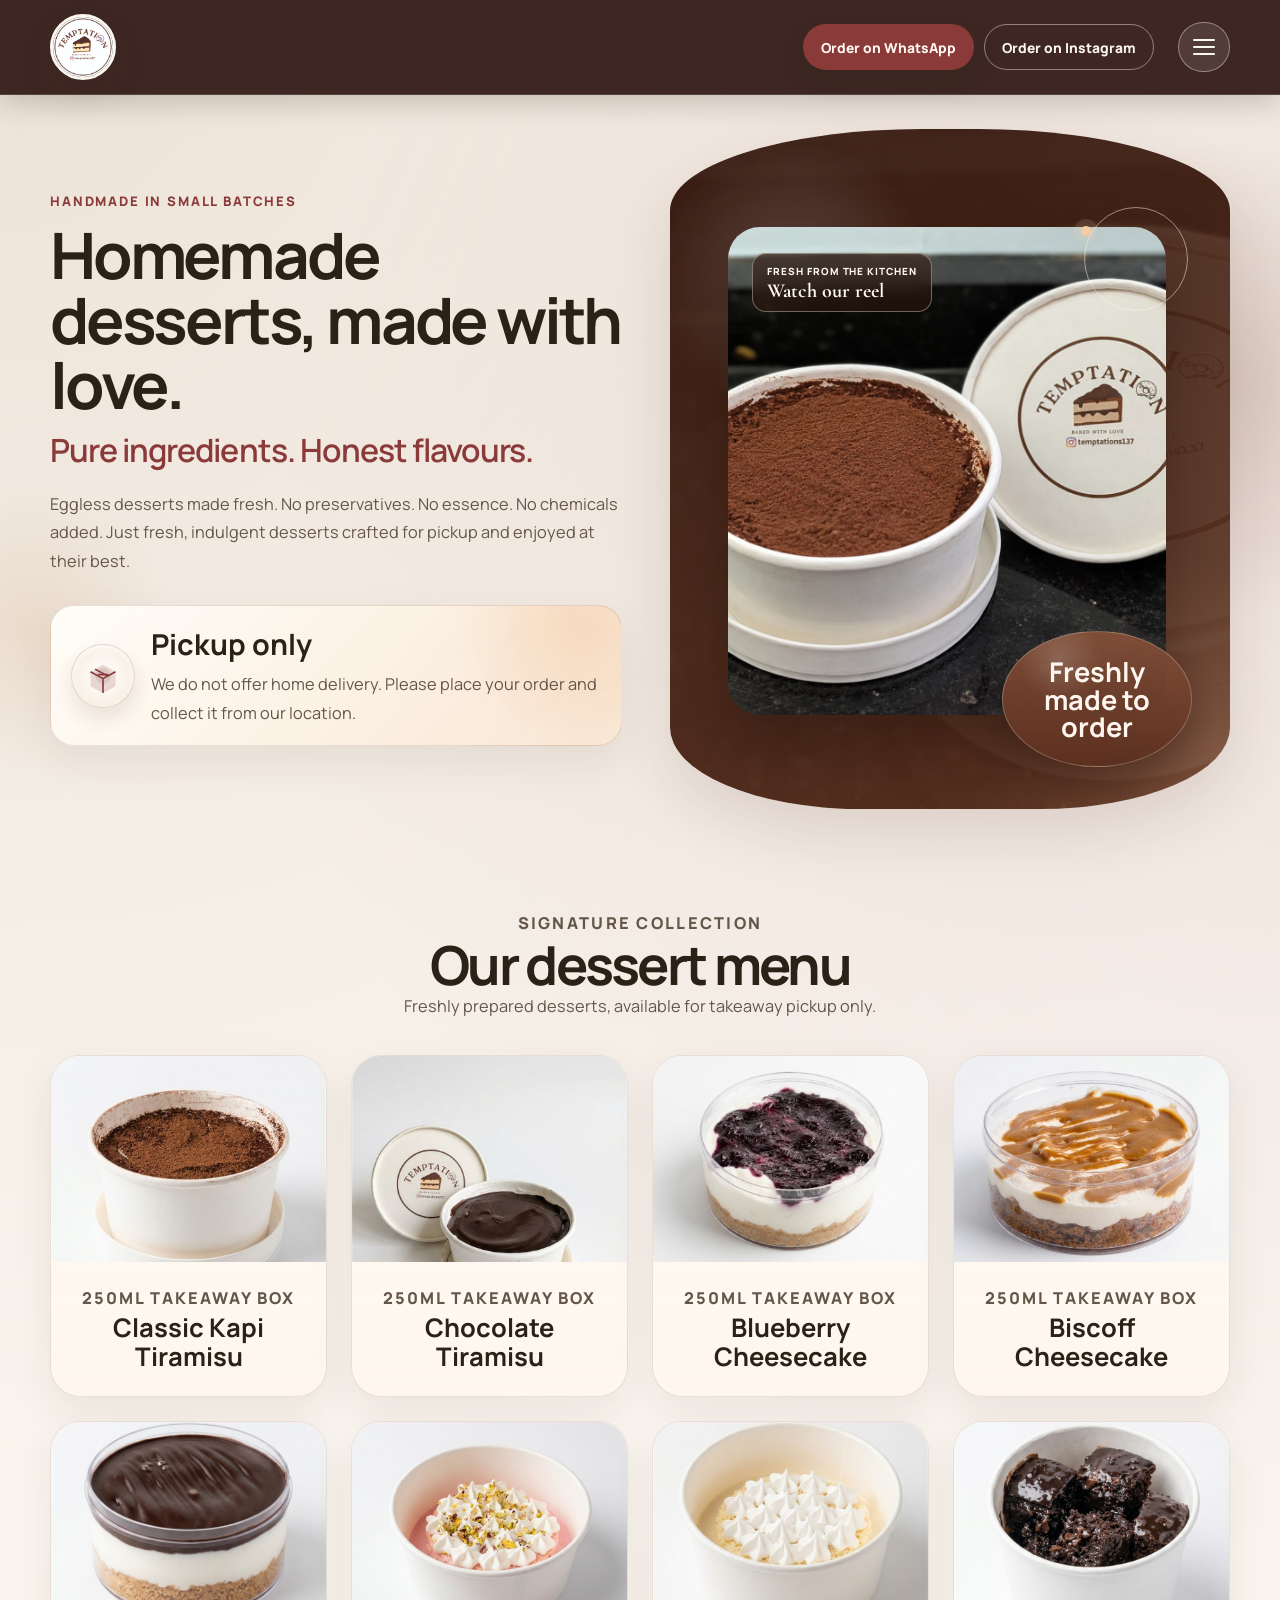
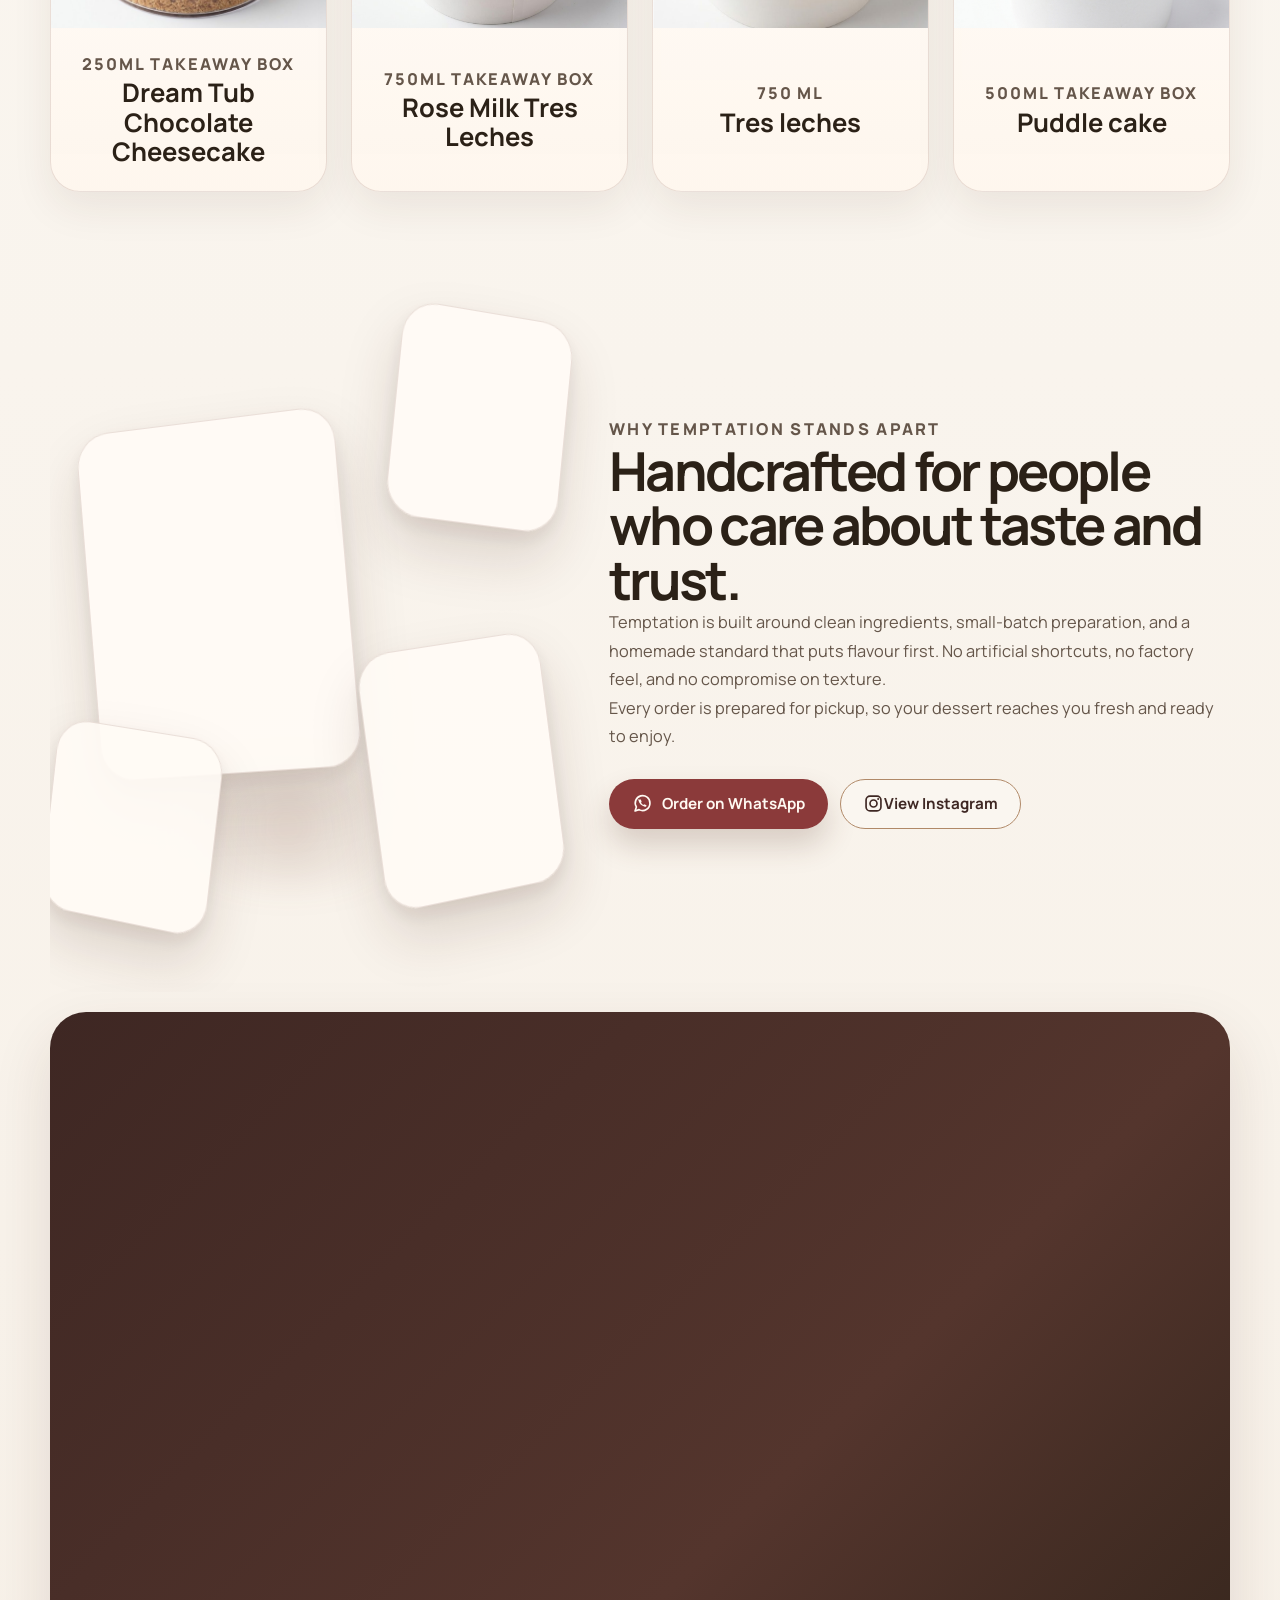
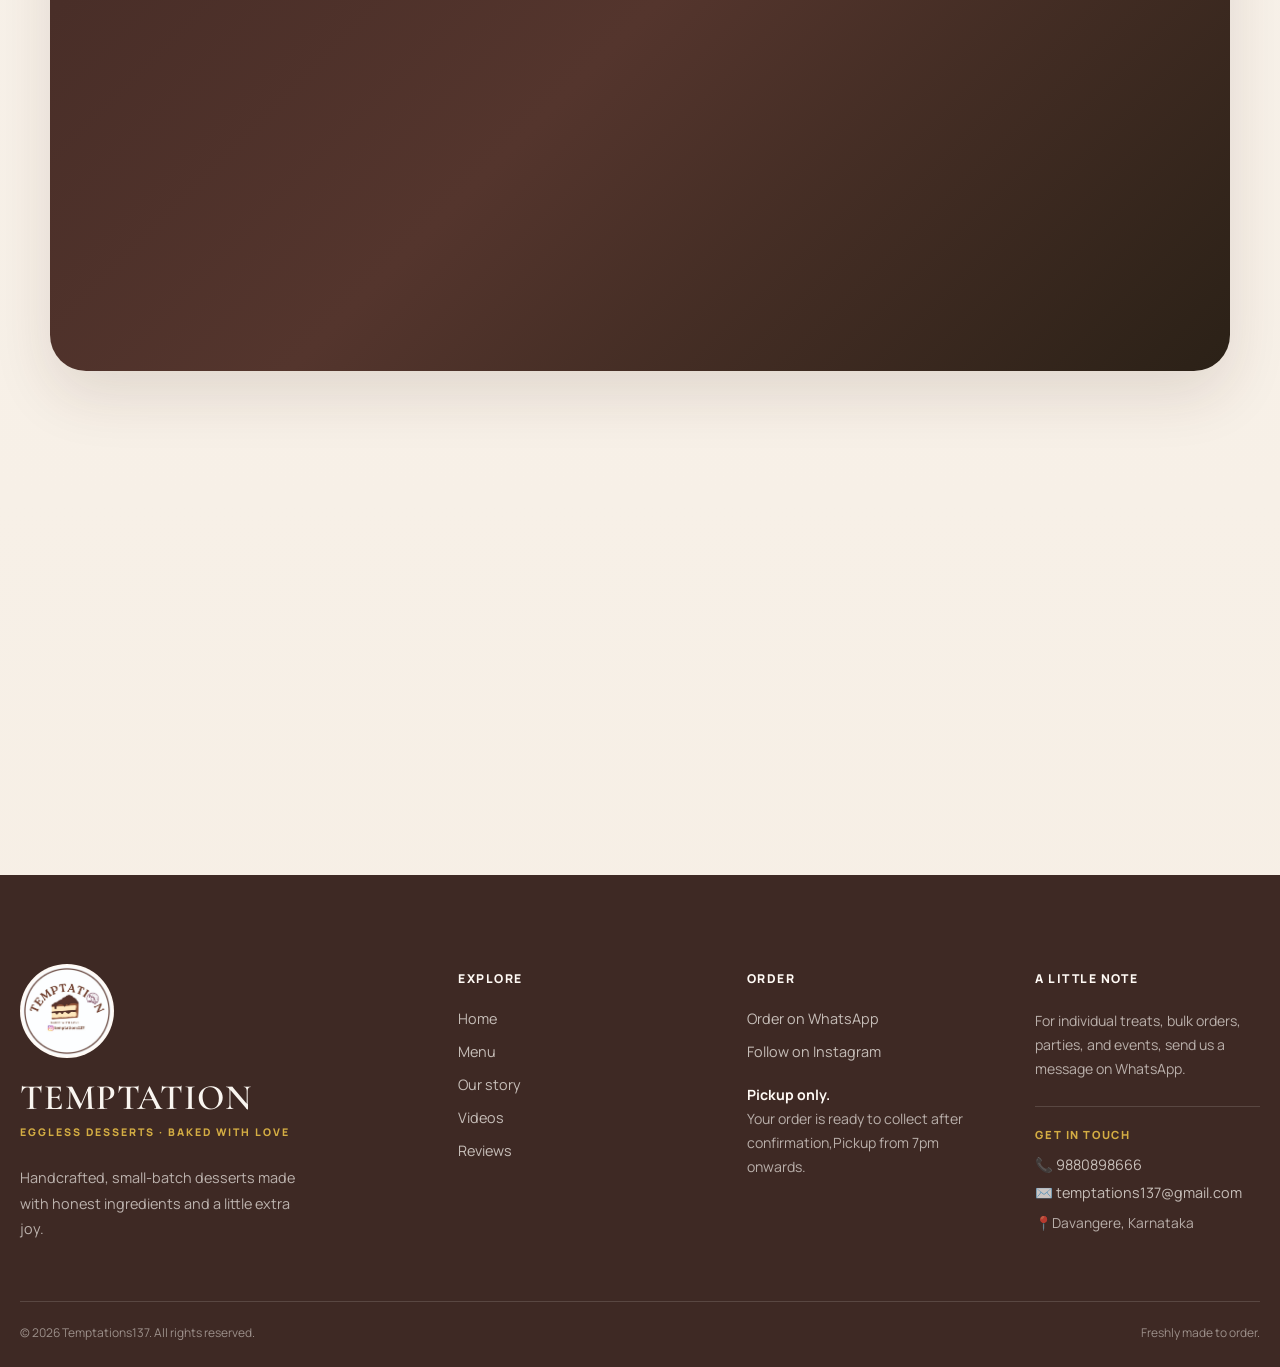
<file: index.html>
<!DOCTYPE html>
<html lang="en">
  <head>
    <meta charset="UTF-8" />
    <meta name="viewport" content="width=device-width, initial-scale=1.0" />
    <title>Temptation | Eggless Tiramisu & Desserts</title>
    <meta
      name="description"
      content="Temptation by temptations137 serves handcrafted eggless desserts with no preservatives, no essence, and no chemicals added. Pickup only. Order through Instagram or WhatsApp."
    />
    <link rel="canonical" href="https://temptation-website.vercel.app/" />
    <link rel="preconnect" href="https://fonts.googleapis.com" />
    <link rel="preconnect" href="https://fonts.gstatic.com" crossorigin />
    <link
      href="https://fonts.googleapis.com/css2?family=Allura&family=Cormorant+Garamond:wght@400;500;600;700&family=Manrope:wght@400;500;600;700;800&display=swap"
      rel="stylesheet"
    />
    <link rel="stylesheet" href="styles.css" />
  </head>
  <body>
    <div class="page-shell">
      <header class="topbar" id="top">
        <a
          class="brand"
          href="index.html"
          aria-label="Temptation home"
        >
          <img src="assets/images/logo.jpeg" alt="Temptation logo" />
        </a>

        <div class="header-order-actions">
          <a class="header-order-whatsapp" href="https://wa.me/919880898666?text=Hello%20Temptation%2C%20I%20would%20like%20to%20place%20an%20order%20for%20your%20desserts." target="_blank" rel="noopener noreferrer">Order on WhatsApp</a>
          <a class="header-order-instagram" href="https://www.instagram.com/temptations137/" target="_blank" rel="noopener noreferrer">Order on Instagram</a>
        </div>

        <details class="header-dropdown">
          <summary aria-label="Open menu"><span class="hamburger-icon" aria-hidden="true"></span></summary>
          <nav class="dropdown-menu" aria-label="Primary">
            <a href="story.html">Our Story</a>
            <a href="menu.html">Menu</a>
            <a href="videos.html">Videos</a>
            <a href="reviews.html">Reviews</a>
            <a href="contact.html">Contact</a>
          </nav>
        </details>
      </header>

      <main>
        <section class="hero" id="story">
          <div class="hero-copy">
            <p class="eyeline">Handmade in small batches</p>
            <h1>Homemade desserts, made with love.</h1>
            <p class="script-line">Pure ingredients. Honest flavours.</p>
            <p class="hero-text">
              Eggless desserts with no preservatives, no essence, and no
              chemicals added. Just fresh, indulgent desserts crafted for
              pickup and enjoyed at their best.
            </p>
            <div class="pickup-card">
              <div class="pickup-icon" aria-hidden="true"><svg viewBox="0 0 64 64" fill="none"><path d="M13 25.5 32 15l19 10.5v22L32 58 13 47.5v-22Z" fill="currentColor" opacity=".18"/><path d="M13 25.5 32 36l19-10.5M32 36v22M20 21.5l19 10.5" stroke="currentColor" stroke-width="2.5" stroke-linejoin="round"/><path d="M25 30h14" stroke="currentColor" stroke-width="2.5" stroke-linecap="round"/></svg></div>
              <div>
                <h2>Pickup only</h2>
                <p>
                  We do not offer home delivery. Please place your order and
                  collect it from our location.
                </p>
              </div>
            </div>
          </div>

          <div class="hero-visual">
            <div class="hero-frame">
              <span class="hero-reel-orbit" aria-hidden="true"></span>
              <video class="hero-reel" autoplay muted loop playsinline preload="metadata" poster="assets/images/chocolate-tiramisu.jpeg" aria-label="Temptation dessert reel">
                <source src="assets/videos/hero-dessert-reel.mp4" type="video/mp4" />
              </video>
              <div class="hero-reel-label"><span>Fresh from the kitchen</span><strong>Watch our reel</strong></div>
              <div class="hero-badge">
                <strong>Freshly made to order</strong>
              </div>
            </div>
          </div>
        </section>

        <section class="section intro-section" id="menu">
          <div class="section-heading">
            <p class="section-kicker">Signature collection</p>
            <h2>Our dessert menu</h2>
            <p>Freshly prepared desserts, available for takeaway pickup only.</p>
          </div>
          <div class="dessert-grid" id="dessert-grid"></div>
        </section>

        <section class="section story-section" id="story">
          <div class="story-layout">
            <div class="story-image-cluster" aria-label="Dessert showcase">
              <figure class="story-photo story-photo-main"><img src="assets/images/chocolate-tiramisu.jpeg" alt="Chocolate tiramisu dessert" /></figure>
              <figure class="story-photo story-photo-top"><img src="assets/images/tres-leches.jpeg" alt="Tres leches dessert" /></figure>
              <figure class="story-photo story-photo-left"><img src="assets/images/classic-kapi-close.jpeg" alt="Classic Kapi tiramisu close-up" /></figure>
              <figure class="story-photo story-photo-right"><img src="assets/images/puddle-cake.png" alt="Puddle cake dessert" /></figure>
              <div class="story-glow" aria-hidden="true"></div>
            </div>
            <div class="story-content">
              <p class="section-kicker">Why Temptation stands apart</p>
              <h2>Handcrafted for people who care about taste and trust.</h2>
              <p>Temptation is built around clean ingredients, small-batch preparation, and a homemade standard that puts flavour first. No artificial shortcuts, no factory feel, and no compromise on texture.</p>
              <p>Every order is prepared for pickup, so your dessert reaches you fresh and ready to enjoy.</p>
              <div class="story-actions" aria-label="Order Temptation desserts"></div>
            </div>
          </div>
        </section>

        <section class="section videos-section" id="videos">
          <div class="section-heading">
            <p class="section-kicker">Real dessert moments</p>
            <h2>Watch Temptation come to life</h2>
            <p>Short clips, reels, and behind-the-scenes moments from the kitchen.</p>
          </div>
          <div class="video-grid" id="video-grid"></div>
        </section>

        <section class="section reviews-section" id="reviews">
          <div class="section-heading">
            <p class="section-kicker">Customer words</p>
            <h2>What people are saying</h2>
            <p>Real words from customers who have enjoyed Temptation desserts.</p>
          </div>
          <div class="reviews-grid" id="reviews-grid"></div>
        </section>

      </main>

      <footer class="footer site-footer" id="contact">
        <div class="site-footer-brand">
          <a class="site-footer-logo" href="index.html" aria-label="Temptation home">
            <img src="assets/images/logo.jpeg" alt="Temptation logo" />
          </a>
          <p class="site-footer-name">TEMPTATION</p>
          <p class="site-footer-tagline">EGGLESS DESSERTS · BAKED WITH LOVE</p>
          <p class="site-footer-copy">Handcrafted, small-batch desserts made with honest ingredients and a little extra joy.</p>
        </div>

        <nav class="site-footer-column" aria-label="Explore Temptation">
          <h2>Explore</h2>
          <a href="#top">Home</a>
          <a href="#menu">Menu</a>
          <a href="story.html">Our story</a>
          <a href="#videos">Videos</a>
          <a href="reviews.html">Reviews</a>
        </nav>

        <div class="site-footer-column">
          <h2>Order</h2>
          <a href="https://wa.me/919880898666?text=Hello%20Temptation%2C%20I%20would%20like%20to%20place%20an%20order%20for%20your%20desserts." target="_blank" rel="noreferrer">Order on WhatsApp</a>
          <a href="https://www.instagram.com/temptations137/" target="_blank" rel="noreferrer">Follow on Instagram</a>
          <p class="site-footer-pickup"><strong>Pickup only.</strong><br>Your order is ready to collect after confirmation,Pickup from 7pm onwards.</br></p>
        </div>

        <div class="site-footer-column site-footer-note">
          <h2>A little note</h2>
          <p>For individual treats, bulk orders, parties, and events, send us a message on WhatsApp.</p>
          <div class="site-footer-contact">
            <h3>Get in touch</h3>
            <a href="tel:+919880898666">📞 9880898666</a>
            <a href="mailto:temptations137@gmail.com">✉️ temptations137@gmail.com</a>
            <p>📍Davangere, Karnataka</p>
          </div>
        </div>

        <div class="site-footer-bottom">
          <p>&copy; 2026 Temptations137. All rights reserved.</p>
          <p>Freshly made to order.</p>
        </div>
      </footer>
    </div>

    <script src="site-data.js"></script>
    <script src="app.js"></script>
  </body>
</html>
</file>
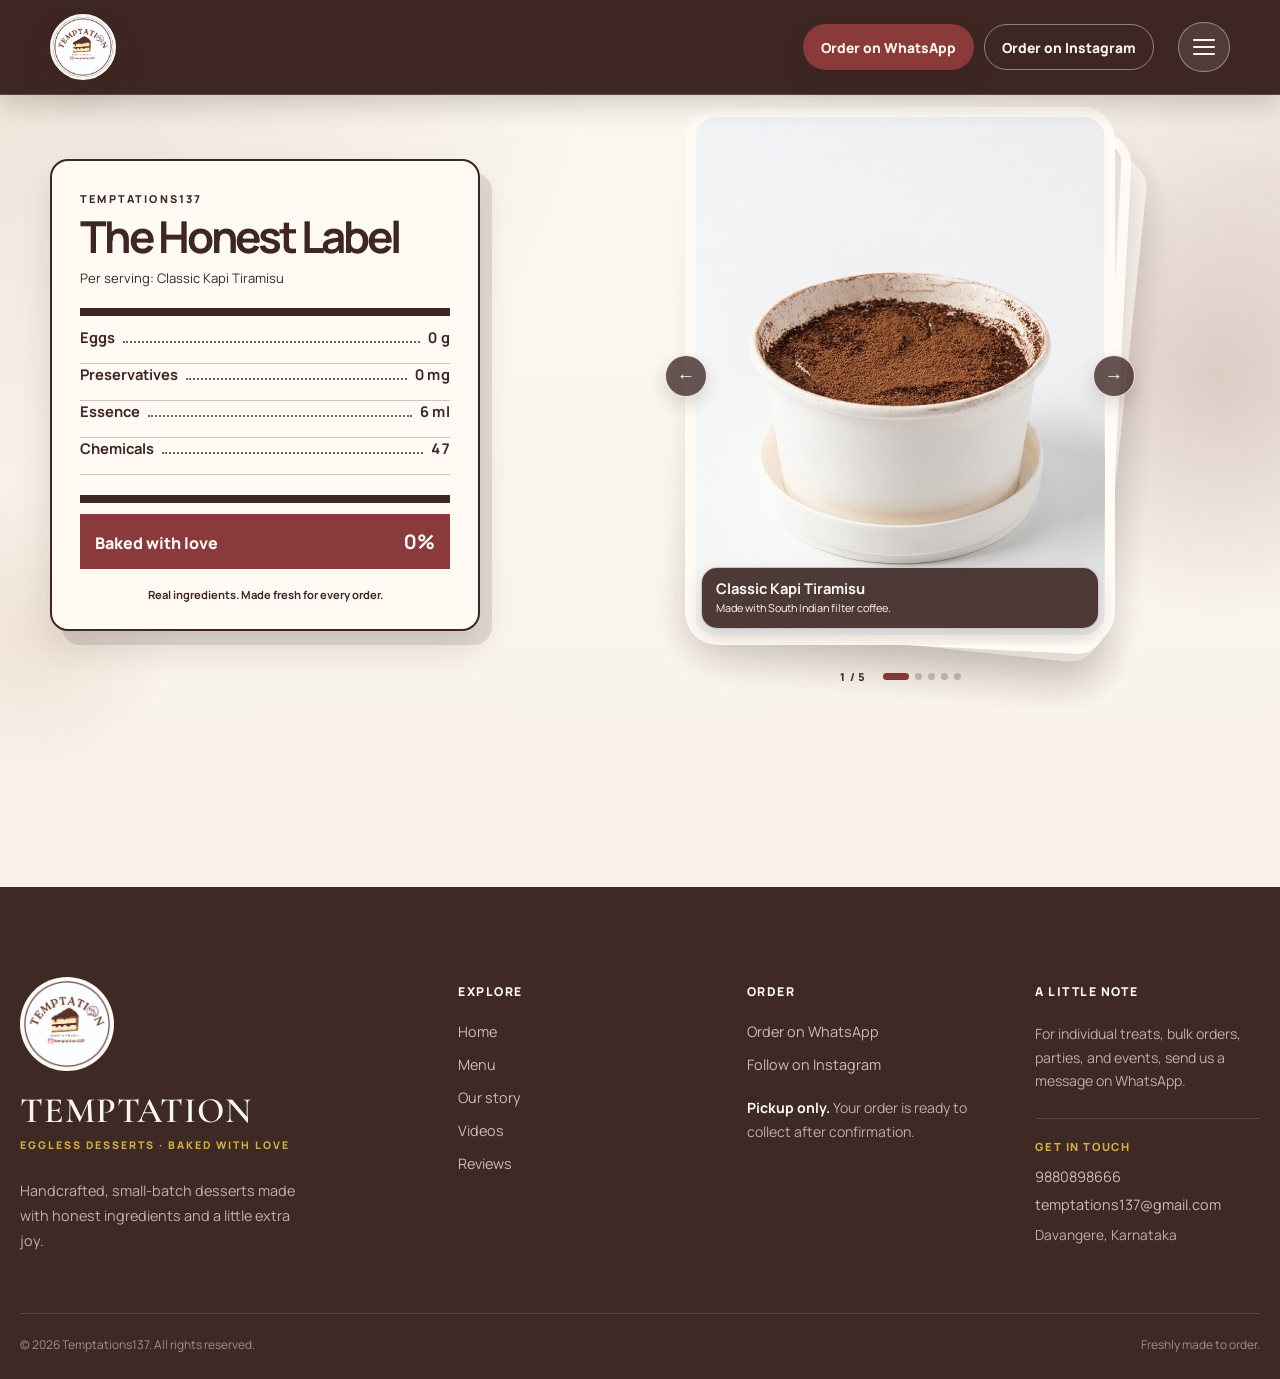
<file: contact.html>
<!DOCTYPE html>
<html lang="en">
  <head>
    <meta charset="UTF-8" />
    <meta name="viewport" content="width=device-width, initial-scale=1.0" />
    <title>Contact | Temptation</title>
    <meta name="description" content="Contact Temptation for eggless dessert orders, bulk orders, parties, and events. Pickup only. Order on WhatsApp or Instagram." />
    <link rel="canonical" href="https://temptation-website.vercel.app/contact.html" />
    <link rel="preconnect" href="https://fonts.googleapis.com" />
    <link rel="preconnect" href="https://fonts.gstatic.com" crossorigin />
    <link href="https://fonts.googleapis.com/css2?family=Cormorant+Garamond:wght@400;500;600;700&family=Manrope:wght@400;500;600;700;800&display=swap" rel="stylesheet" />
    <link rel="stylesheet" href="styles.css" />
  </head>
  <body>
    <div class="page-shell">
      <header class="topbar" id="top">
        <a class="brand" href="index.html" aria-label="Temptation home"><img src="assets/images/logo.jpeg" alt="Temptation logo" /></a>
        <div class="header-order-actions">
          <a class="header-order-whatsapp" href="https://wa.me/919880898666?text=Hello%20Temptation%2C%20I%20would%20like%20to%20place%20an%20order%20for%20your%20desserts." target="_blank" rel="noopener noreferrer">Order on WhatsApp</a>
          <a class="header-order-instagram" href="https://www.instagram.com/temptations137/" target="_blank" rel="noopener noreferrer">Order on Instagram</a>
        </div>
        <details class="header-dropdown"><summary aria-label="Open menu"><span class="hamburger-icon" aria-hidden="true"></span></summary><nav class="dropdown-menu" aria-label="Primary"><a href="index.html">Home</a><a href="story.html">Our Story</a><a href="menu.html">Menu</a><a href="videos.html">Videos</a><a href="reviews.html">Reviews</a></nav></details>
      </header>
      <main class="page-main">
        <section class="honest-label-section contact-honest-label" aria-labelledby="honest-label-title">
            <div class="honest-label-card">
              <header class="honest-label-header">
                <p>TEMPTATIONS137</p>
                <h2 id="honest-label-title">The Honest Label</h2>
                <span class="honest-label-serving">Per serving: Classic Kapi Tiramisu</span>
              </header>
              <div class="honest-label-divider" aria-hidden="true"></div>
              <ul class="honest-label-list" aria-label="Temptation promises">
                <li class="honest-label-row" aria-label="Eggs: none"><span>Eggs</span><span class="honest-label-leader" aria-hidden="true"></span><strong><span class="honest-label-count" data-start="100" data-target="0" aria-hidden="true">0</span> g</strong></li>
                <li class="honest-label-row" aria-label="Preservatives: none"><span>Preservatives</span><span class="honest-label-leader" aria-hidden="true"></span><strong><span class="honest-label-count" data-start="100" data-target="0" aria-hidden="true">0</span> mg</strong></li>
                <li class="honest-label-row" aria-label="Essence: none"><span>Essence</span><span class="honest-label-leader" aria-hidden="true"></span><strong><span class="honest-label-count" data-start="100" data-target="0" aria-hidden="true">0</span> ml</strong></li>
                <li class="honest-label-row" aria-label="Chemicals: none"><span>Chemicals</span><span class="honest-label-leader" aria-hidden="true"></span><strong><span class="honest-label-count" data-start="100" data-target="0" aria-hidden="true">0</span></strong></li>
              </ul>
              <div class="honest-label-divider" aria-hidden="true"></div>
              <div class="honest-label-love" aria-label="Baked with love: 100 percent"><span>Baked with love</span><strong><span class="honest-label-count" data-start="0" data-target="100" aria-hidden="true">100</span>%</strong></div>
              <p class="honest-label-footer">Real ingredients. Made fresh for every order.</p>
              <span class="honest-label-stamp" aria-hidden="true">100%<br />EGGLESS</span>
            </div>
            <div class="showcase" aria-label="Dessert photo showcase">
              <div class="showcase-stack" role="region" aria-roledescription="carousel" aria-label="Temptations137 dessert photos">
                <img class="showcase-image showcase-image-back" src="assets/images/blueberry-cheesecake.png" alt="" width="800" height="1000" loading="lazy" aria-hidden="true" />
                <img class="showcase-image showcase-image-middle" src="assets/images/chocolate-tiramisu.jpeg" alt="" width="800" height="1000" loading="lazy" aria-hidden="true" />
                <figure class="showcase-photo">
                  <img class="showcase-image showcase-image-front" src="assets/images/classic-kapi-close.jpeg" alt="Classic Kapi Tiramisu" width="800" height="1000" loading="lazy" />
                  <figcaption class="showcase-caption" aria-live="polite">
                    <strong class="showcase-name">Classic Kapi Tiramisu</strong>
                    <span class="showcase-note">Made with South Indian filter coffee.</span>
                  </figcaption>
                </figure>
                <button class="showcase-arrow showcase-arrow-prev" type="button" aria-label="Show previous dessert">&#8592;</button>
                <button class="showcase-arrow showcase-arrow-next" type="button" aria-label="Show next dessert">&#8594;</button>
              </div>
              <div class="showcase-progress" aria-label="Select a dessert">
                <span class="showcase-count" aria-hidden="true">1 / 5</span>
                <div class="showcase-dots"></div>
              </div>
            </div>
        </section>
      </main>

      <footer class="footer site-footer" id="contact">
        <div class="site-footer-brand">
          <a class="site-footer-logo" href="index.html" aria-label="Temptation home">
            <img src="assets/images/logo.jpeg" alt="Temptation logo" />
          </a>
          <p class="site-footer-name">TEMPTATION</p>
          <p class="site-footer-tagline">EGGLESS DESSERTS &middot; BAKED WITH LOVE</p>
          <p class="site-footer-copy">Handcrafted, small-batch desserts made with honest ingredients and a little extra joy.</p>
        </div>

        <nav class="site-footer-column" aria-label="Explore Temptation">
          <h2>Explore</h2>
          <a href="index.html">Home</a>
          <a href="menu.html">Menu</a>
          <a href="story.html">Our story</a>
          <a href="videos.html">Videos</a>
          <a href="reviews.html">Reviews</a>
        </nav>

        <div class="site-footer-column">
          <h2>Order</h2>
          <a href="https://wa.me/919880898666?text=Hello%20Temptation%2C%20I%20would%20like%20to%20place%20an%20order%20for%20your%20desserts." target="_blank" rel="noreferrer">Order on WhatsApp</a>
          <a href="https://www.instagram.com/temptations137/" target="_blank" rel="noreferrer">Follow on Instagram</a>
          <p class="site-footer-pickup"><strong>Pickup only.</strong> Your order is ready to collect after confirmation.</p>
        </div>

        <div class="site-footer-column site-footer-note">
          <h2>A little note</h2>
          <p>For individual treats, bulk orders, parties, and events, send us a message on WhatsApp.</p>
          <div class="site-footer-contact">
            <h3>Get in touch</h3>
            <a href="tel:+919880898666">9880898666</a>
            <a href="mailto:temptations137@gmail.com">temptations137@gmail.com</a>
            <p>Davangere, Karnataka</p>
          </div>
        </div>

        <div class="site-footer-bottom">
          <p>&copy; 2026 Temptations137. All rights reserved.</p>
          <p>Freshly made to order.</p>
        </div>
      </footer>
    </div>
    <script src="site-data.js"></script><script src="app.js"></script>
  </body>
</html>
</file>
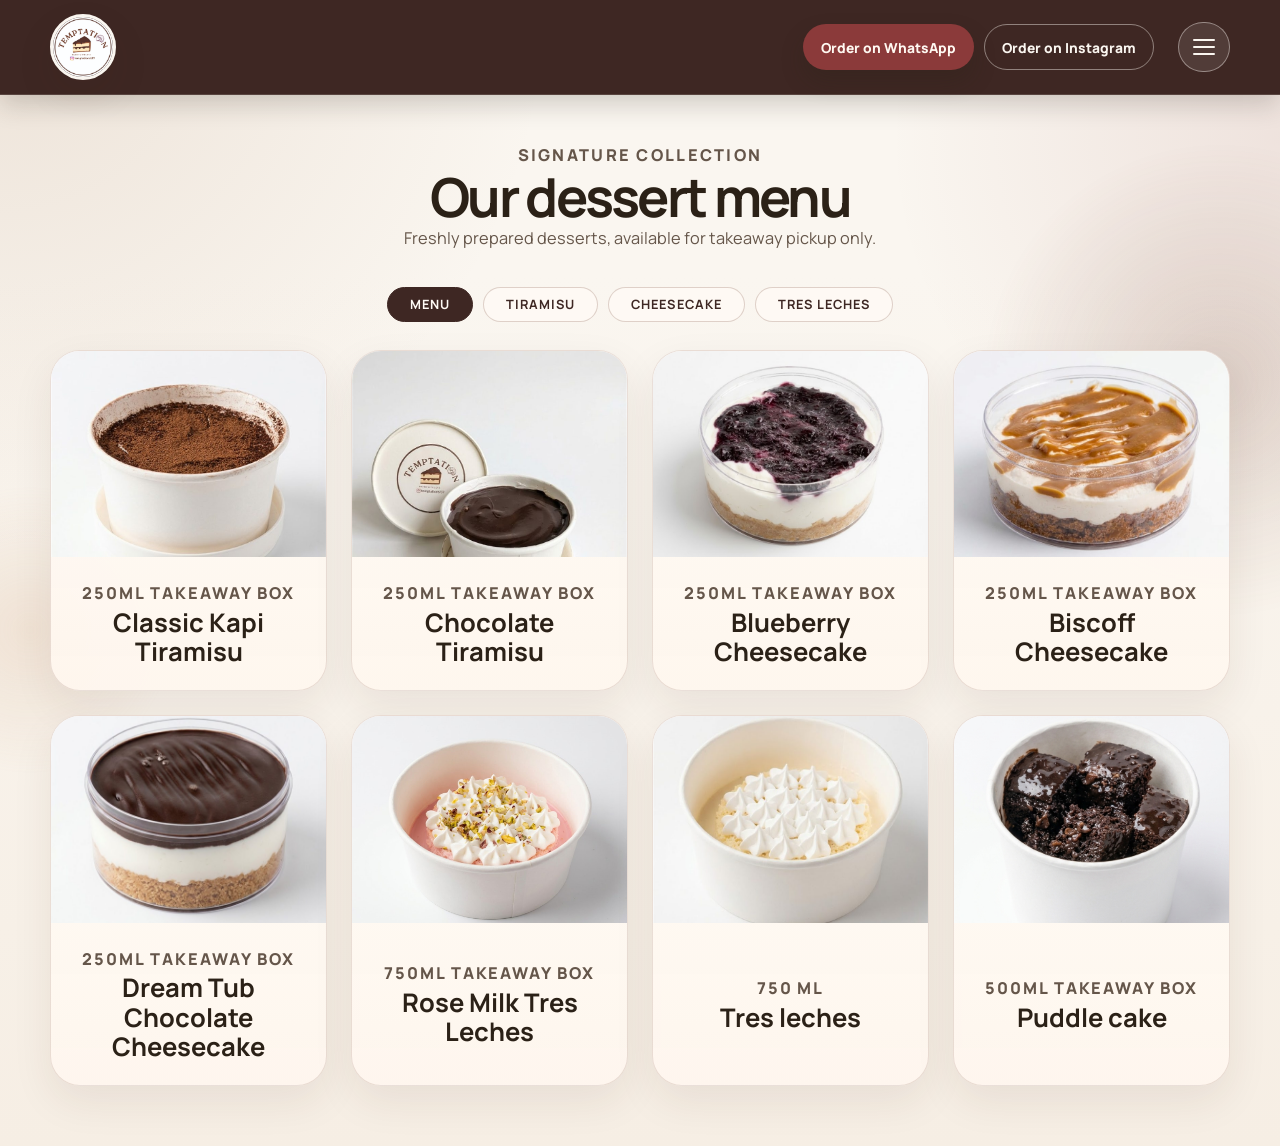
<file: menu.html>
<!DOCTYPE html>
<html lang="en">
  <head>
    <meta charset="UTF-8" /><meta name="viewport" content="width=device-width, initial-scale=1.0" />
    <title>Menu | Temptation</title>
    <meta name="description" content="Explore Temptation's eggless dessert menu, including tiramisu, cheesecake, and tres leches. Freshly prepared for takeaway pickup." />
    <link rel="canonical" href="https://temptation-website.vercel.app/menu.html" />
    <link rel="preconnect" href="https://fonts.googleapis.com" /><link rel="preconnect" href="https://fonts.gstatic.com" crossorigin />
    <link href="https://fonts.googleapis.com/css2?family=Allura&family=Cormorant+Garamond:wght@400;500;600;700&family=Manrope:wght@400;500;600;700;800&display=swap" rel="stylesheet" /><link rel="stylesheet" href="styles.css" />
  </head>
  <body><div class="page-shell"><header class="topbar"><a class="brand" href="https://www.instagram.com/temptations137?igsi=MW5kZm5xdnlndGR1aQ==" target="_blank" rel="noopener noreferrer" aria-label="Visit Temptation on Instagram"><img src="assets/images/logo.jpeg" alt="Temptation logo" /></a><details class="header-dropdown"><summary>Explore</summary><nav class="dropdown-menu" aria-label="Primary"><a class="dropdown-action dropdown-action-primary" id="header-whatsapp" href="#">Order on WhatsApp</a><a class="dropdown-action" href="https://www.instagram.com/temptations137/" target="_blank" rel="noopener noreferrer">Order on Instagram</a><span class="dropdown-divider"></span><a href="index.html">Home</a><a href="story.html">Our Story</a><a href="videos.html">Videos</a><a href="reviews.html">Reviews</a><a href="contact.html">Contact</a></nav></details></header><main class="page-main"><section class="section intro-section page-hero"><div class="section-heading"><p class="section-kicker">Signature collection</p><h1>Our dessert menu</h1><p>Freshly prepared desserts, available for takeaway pickup only.</p></div><div class="menu-filters" role="group" aria-label="Filter desserts"><button class="menu-filter is-active" type="button" data-category="all" aria-pressed="true">Menu</button><button class="menu-filter" type="button" data-category="Tiramisu" aria-pressed="false">Tiramisu</button><button class="menu-filter" type="button" data-category="Cheesecake" aria-pressed="false">Cheesecake</button><button class="menu-filter" type="button" data-category="Tres Leches" aria-pressed="false">Tres Leches</button></div><div class="dessert-grid" id="dessert-grid" aria-live="polite"></div></section></main></div><script src="site-data.js"></script><script src="app.js"></script></body>
</html>
</file>
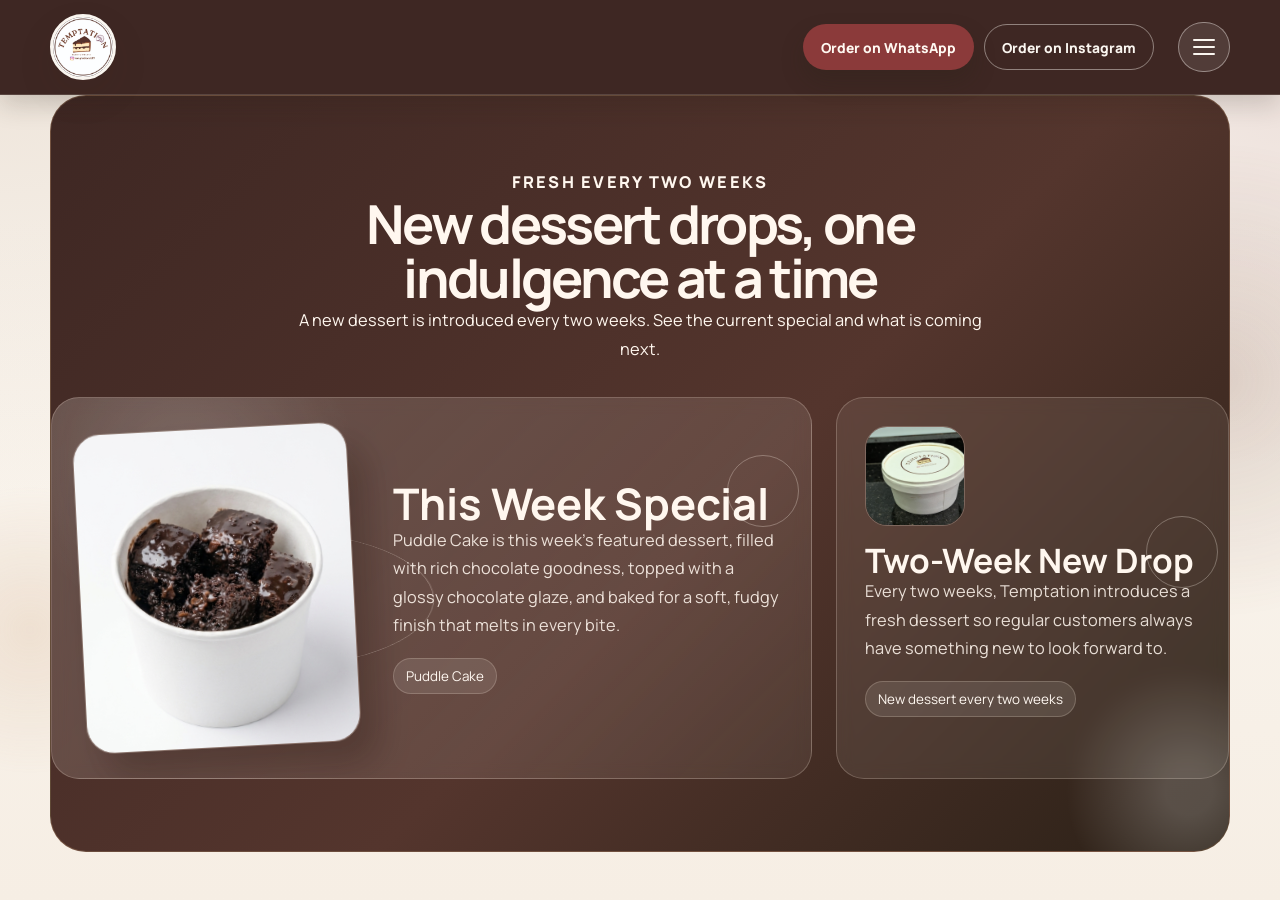
<file: new-drops.html>
<!DOCTYPE html>
<html lang="en">
  <head>
    <meta charset="UTF-8" /><meta name="viewport" content="width=device-width, initial-scale=1.0" /><title>New Drops | Temptation</title>
    <meta name="description" content="Discover Temptation's newest eggless dessert drops, freshly made in small batches and available for pickup." />
    <link rel="canonical" href="https://temptation-website.vercel.app/new-drops.html" />
    <link rel="preconnect" href="https://fonts.googleapis.com" /><link rel="preconnect" href="https://fonts.gstatic.com" crossorigin /><link href="https://fonts.googleapis.com/css2?family=Allura&family=Cormorant+Garamond:wght@400;500;600;700&family=Manrope:wght@400;500;600;700;800&display=swap" rel="stylesheet" /><link rel="stylesheet" href="styles.css" />
  </head>
  <body><div class="page-shell"><header class="topbar"><a class="brand" href="https://www.instagram.com/temptations137?igsi=MW5kZm5xdnlndGR1aQ==" target="_blank" rel="noopener noreferrer" aria-label="Visit Temptation on Instagram"><img src="assets/images/logo.jpeg" alt="Temptation logo" /></a><details class="header-dropdown"><summary>Explore</summary><nav class="dropdown-menu" aria-label="Primary"><a class="dropdown-action dropdown-action-primary" id="header-whatsapp" href="#">Order on WhatsApp</a><a class="dropdown-action" href="https://www.instagram.com/temptations137/" target="_blank" rel="noopener noreferrer">Order on Instagram</a><span class="dropdown-divider"></span><a href="index.html">Home</a><a href="story.html">Our Story</a><a href="menu.html">Menu</a><a href="videos.html">Videos</a><a href="reviews.html">Reviews</a><a href="contact.html">Contact</a></nav></details></header><main class="page-main"><section class="section drops-section page-hero"><div class="section-heading section-heading-light"><p class="section-kicker">Fresh every two weeks</p><h1>New dessert drops, one indulgence at a time</h1><p>A new dessert is introduced every two weeks. See the current special and what is coming next.</p></div><div class="drops-grid" id="drops-grid"></div></section></main></div><script src="site-data.js"></script><script src="app.js"></script></body>
</html>
</file>
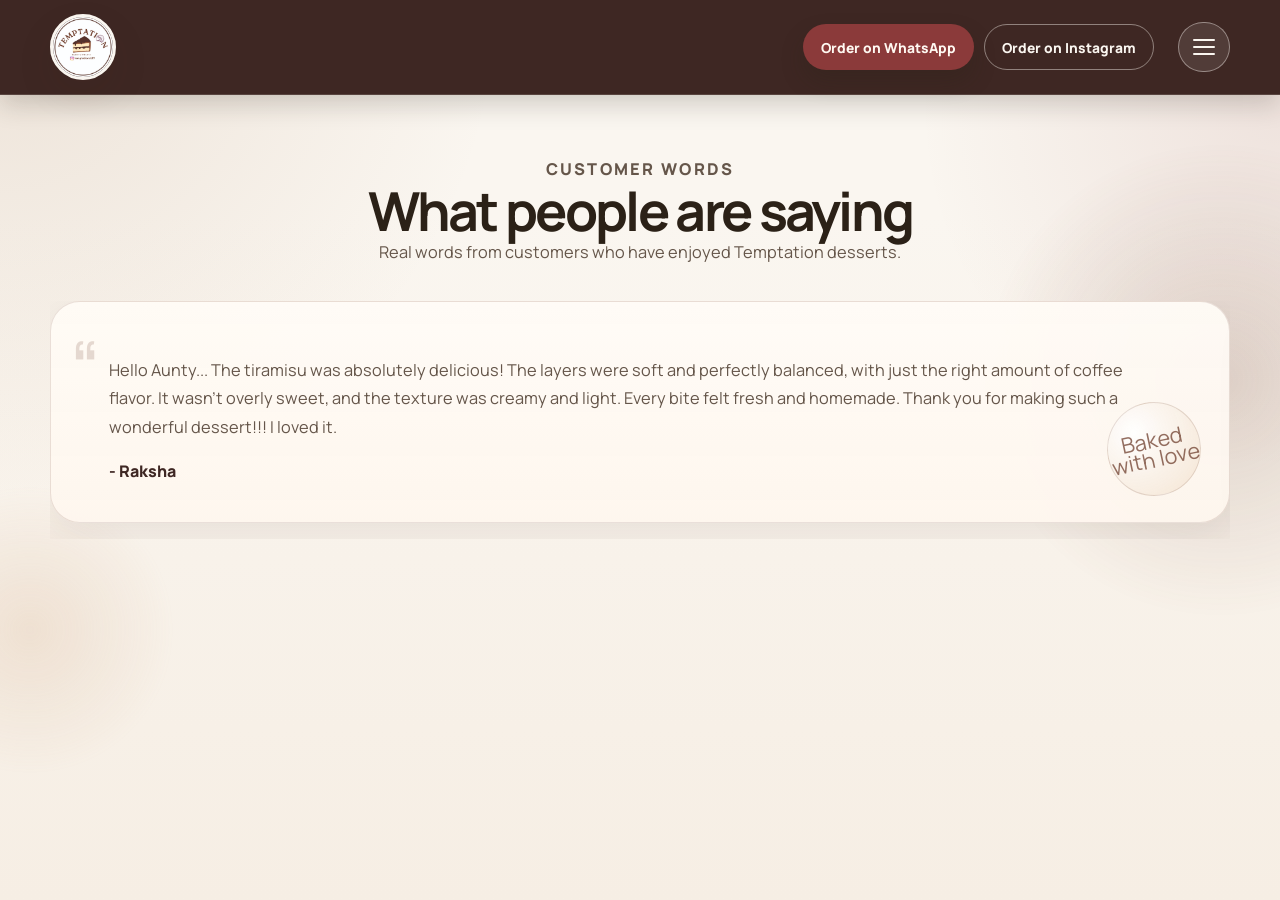
<file: reviews.html>
<!DOCTYPE html>
<html lang="en">
  <head>
    <meta charset="UTF-8" /><meta name="viewport" content="width=device-width, initial-scale=1.0" /><title>Reviews | Temptation</title>
    <meta name="description" content="Read customer reviews of Temptation's freshly made eggless desserts." />
    <link rel="canonical" href="https://temptation-website.vercel.app/reviews.html" />
    <link rel="preconnect" href="https://fonts.googleapis.com" /><link rel="preconnect" href="https://fonts.gstatic.com" crossorigin /><link href="https://fonts.googleapis.com/css2?family=Allura&family=Cormorant+Garamond:wght@400;500;600;700&family=Manrope:wght@400;500;600;700;800&display=swap" rel="stylesheet" /><link rel="stylesheet" href="styles.css" />
  </head>
  <body><div class="page-shell"><header class="topbar"><a class="brand" href="https://www.instagram.com/temptations137?igsi=MW5kZm5xdnlndGR1aQ==" target="_blank" rel="noopener noreferrer" aria-label="Visit Temptation on Instagram"><img src="assets/images/logo.jpeg" alt="Temptation logo" /></a><details class="header-dropdown"><summary>Explore</summary><nav class="dropdown-menu" aria-label="Primary"><a class="dropdown-action dropdown-action-primary" id="header-whatsapp" href="#">Order on WhatsApp</a><a class="dropdown-action" href="https://www.instagram.com/temptations137/" target="_blank" rel="noopener noreferrer">Order on Instagram</a><span class="dropdown-divider"></span><a href="index.html">Home</a><a href="story.html">Our Story</a><a href="menu.html">Menu</a><a href="videos.html">Videos</a><a href="contact.html">Contact</a></nav></details></header><main class="page-main"><section class="section reviews-section page-hero"><div class="section-heading"><p class="section-kicker">Customer words</p><h1>What people are saying</h1><p>Real words from customers who have enjoyed Temptation desserts.</p></div><div class="reviews-grid" id="reviews-grid"></div></section></main></div><script src="site-data.js"></script><script src="app.js"></script></body>
</html>
</file>
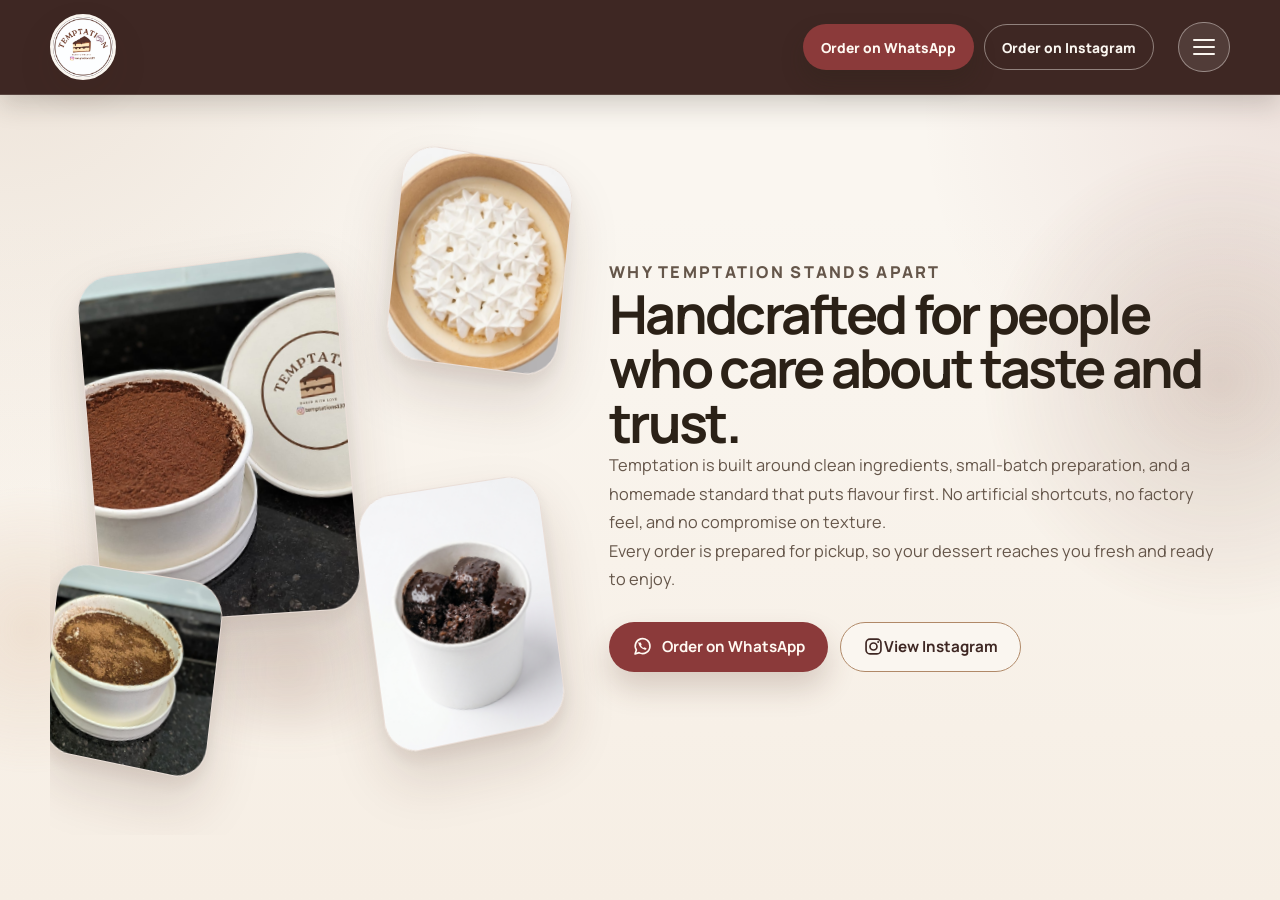
<file: story.html>
<!DOCTYPE html>
<html lang="en">
  <head>
    <meta charset="UTF-8" />
    <meta name="viewport" content="width=device-width, initial-scale=1.0" />
    <title>Our Story | Temptation</title>
    <meta name="description" content="Learn about Temptation's small-batch, eggless desserts made with honest ingredients and prepared fresh for pickup." />
    <link rel="canonical" href="https://temptation-website.vercel.app/story.html" />
    <link rel="preconnect" href="https://fonts.googleapis.com" />
    <link rel="preconnect" href="https://fonts.gstatic.com" crossorigin />
    <link href="https://fonts.googleapis.com/css2?family=Allura&family=Cormorant+Garamond:wght@400;500;600;700&family=Manrope:wght@400;500;600;700;800&display=swap" rel="stylesheet" />
    <link rel="stylesheet" href="styles.css" />
  </head>
  <body>
    <div class="page-shell">
      <header class="topbar">
        <a class="brand" href="https://www.instagram.com/temptations137?igsi=MW5kZm5xdnlndGR1aQ==" target="_blank" rel="noopener noreferrer" aria-label="Visit Temptation on Instagram"><img src="assets/images/logo.jpeg" alt="Temptation logo" /></a>
        <details class="header-dropdown"><summary>Explore</summary><nav class="dropdown-menu" aria-label="Primary"><a class="dropdown-action dropdown-action-primary" id="header-whatsapp" href="#">Order on WhatsApp</a><a class="dropdown-action" href="https://www.instagram.com/temptations137/" target="_blank" rel="noopener noreferrer">Order on Instagram</a><span class="dropdown-divider"></span><a href="index.html">Home</a><a href="menu.html">Menu</a><a href="videos.html">Videos</a><a href="reviews.html">Reviews</a><a href="contact.html">Contact</a></nav></details>
      </header>
      <main class="page-main">
        <section class="section story-section page-hero">
          <div class="story-layout">
            <div class="story-image-cluster" aria-label="Dessert showcase">
              <figure class="story-photo story-photo-main"><img src="assets/images/chocolate-tiramisu.jpeg" alt="Chocolate tiramisu dessert" /></figure>
              <figure class="story-photo story-photo-top"><img src="assets/images/tres-leches.jpeg" alt="Tres leches dessert" /></figure>
              <figure class="story-photo story-photo-left"><img src="assets/images/classic-kapi-close.jpeg" alt="Classic Kapi tiramisu close-up" /></figure>
              <figure class="story-photo story-photo-right"><img src="assets/images/puddle-cake.png" alt="Puddle cake dessert" /></figure>
              <div class="story-glow" aria-hidden="true"></div>
            </div>
            <div class="story-content">
              <p class="section-kicker">Why Temptation stands apart</p>
              <h1>Handcrafted for people who care about taste and trust.</h1>
              <p>Temptation is built around clean ingredients, small-batch preparation, and a homemade standard that puts flavour first. No artificial shortcuts, no factory feel, and no compromise on texture.</p>
              <p>Every order is prepared for pickup, so your dessert reaches you fresh and ready to enjoy.</p>
              <div class="story-actions" aria-label="Order Temptation desserts"></div>
            </div>
          </div>
        </section>
      </main>
    </div>
    <script src="site-data.js"></script><script src="app.js"></script>
  </body>
</html>
</file>
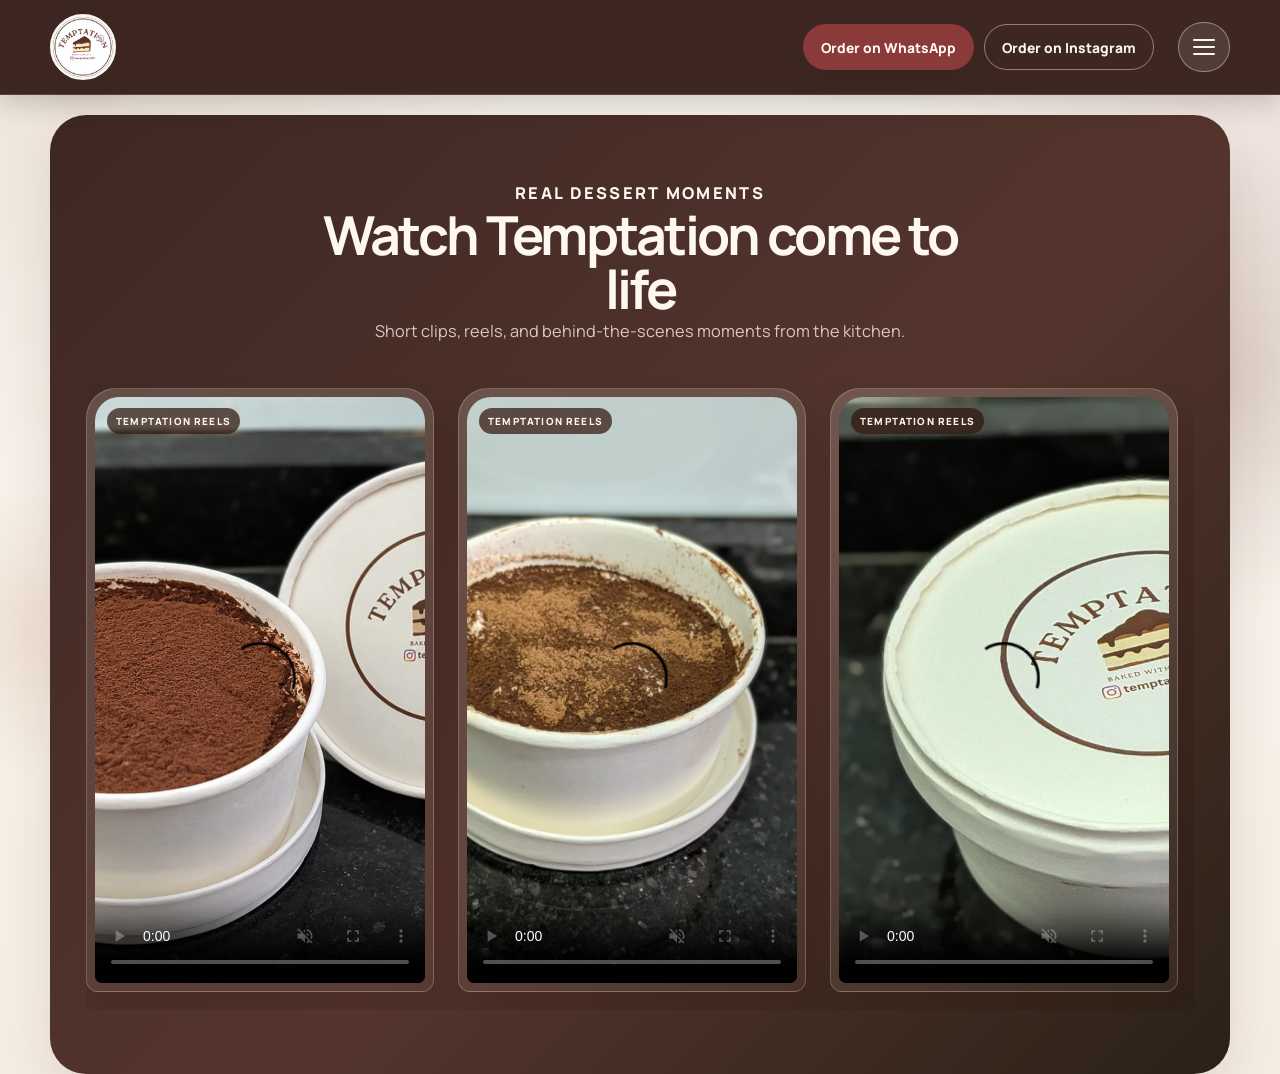
<file: videos.html>
<!DOCTYPE html>
<html lang="en">
  <head>
    <meta charset="UTF-8" /><meta name="viewport" content="width=device-width, initial-scale=1.0" /><title>Videos | Temptation</title>
    <meta name="description" content="Watch Temptation's dessert reels and behind-the-scenes moments from the kitchen." />
    <link rel="canonical" href="https://temptation-website.vercel.app/videos.html" />
    <link rel="preconnect" href="https://fonts.googleapis.com" /><link rel="preconnect" href="https://fonts.gstatic.com" crossorigin /><link href="https://fonts.googleapis.com/css2?family=Allura&family=Cormorant+Garamond:wght@400;500;600;700&family=Manrope:wght@400;500;600;700;800&display=swap" rel="stylesheet" /><link rel="stylesheet" href="styles.css" />
  </head>
  <body><div class="page-shell"><header class="topbar"><a class="brand" href="https://www.instagram.com/temptations137?igsi=MW5kZm5xdnlndGR1aQ==" target="_blank" rel="noopener noreferrer" aria-label="Visit Temptation on Instagram"><img src="assets/images/logo.jpeg" alt="Temptation logo" /></a><details class="header-dropdown"><summary>Explore</summary><nav class="dropdown-menu" aria-label="Primary"><a class="dropdown-action dropdown-action-primary" id="header-whatsapp" href="#">Order on WhatsApp</a><a class="dropdown-action" href="https://www.instagram.com/temptations137/" target="_blank" rel="noopener noreferrer">Order on Instagram</a><span class="dropdown-divider"></span><a href="index.html">Home</a><a href="story.html">Our Story</a><a href="menu.html">Menu</a><a href="reviews.html">Reviews</a><a href="contact.html">Contact</a></nav></details></header><main class="page-main"><section class="section videos-section page-hero"><div class="section-heading"><p class="section-kicker">Real dessert moments</p><h1>Watch Temptation come to life</h1><p>Short clips, reels, and behind-the-scenes moments from the kitchen.</p></div><div class="video-grid" id="video-grid"></div></section></main></div><script src="site-data.js"></script><script src="app.js"></script></body>
</html>
</file>
<file: styles.css>
:root {
  --bg: #faf6f0;
  --bg-strong: #efe2d3;
  --surface: rgba(250, 246, 240, 0.86);
  --surface-strong: rgba(250, 246, 240, 0.96);
  --text: #2b2117;
  --text-soft: #65564a;
  --line: rgba(62, 39, 35, 0.18);
  --line-strong: rgba(62, 39, 35, 0.32);
  --accent: #8b3a3a;
  --accent-deep: #3e2723;
  --accent-soft: #b08968;
  --shadow: 0 24px 60px rgba(67, 35, 21, 0.12);
  --shadow-soft: 0 16px 40px rgba(67, 35, 21, 0.08);
  --radius-xl: 36px;
  --radius-lg: 24px;
  --radius-md: 18px;
  --radius-sm: 12px;
  --container: min(1180px, calc(100vw - 40px));
}

* {
  box-sizing: border-box;
}

html {
  scroll-behavior: smooth;
}

body {
  margin: 0;
  min-height: 100vh;
  background:
    radial-gradient(circle at top left, rgba(176, 137, 104, 0.18), transparent 32%),
    radial-gradient(circle at right 12%, rgba(139, 58, 58, 0.1), transparent 24%),
    linear-gradient(180deg, #faf6f0 0%, var(--bg) 24%, #f6eee4 100%);
  color: var(--text);
  font-family: "Manrope", sans-serif;
}

img,
video {
  display: block;
  max-width: 100%;
}

img {
  height: auto;
}

a {
  color: inherit;
  text-decoration: none;
}

.page-shell {
  position: relative;
  overflow-x: clip;
}

/* Skip painting off-screen content until the visitor scrolls to it. */
.story-section,
.videos-section,
.reviews-section {
  content-visibility: auto;
  contain-intrinsic-size: auto 900px;
}

@media (max-width: 900px) {
  .hero-reel,
  .video-card video {
    animation: none !important;
  }
}

.page-shell::before,
.page-shell::after {
  content: "";
  position: fixed;
  inset: auto;
  pointer-events: none;
  z-index: -1;
  filter: blur(2px);
}

.page-shell::before {
  top: 140px;
  right: -180px;
  width: 480px;
  height: 480px;
  border-radius: 50%;
  background: radial-gradient(circle, rgba(109, 61, 43, 0.18) 0%, rgba(109, 61, 43, 0) 70%);
}

.page-shell::after {
  left: -120px;
  bottom: 120px;
  width: 300px;
  height: 300px;
  border-radius: 50%;
  background: radial-gradient(circle, rgba(200, 150, 108, 0.18) 0%, rgba(200, 150, 108, 0) 68%);
}

.topbar,
.hero,
.section,
.footer,
.values-band {
  width: var(--container);
  margin-inline: auto;
}

.topbar {
  width: 100%;
  margin-inline: 0;
  position: sticky;
  top: 0;
  z-index: 30;
  display: flex;
  align-items: center;
  justify-content: space-between;
  gap: 24px;
  padding: 14px max(20px, calc((100vw - 1180px) / 2));
  background: rgba(255, 251, 246, 0.88);
  border-bottom: 1px solid rgba(109, 61, 43, 0.12);
  box-shadow: 0 8px 22px rgba(67, 35, 21, 0.06);
}

.header-dropdown {
  position: relative;
  z-index: 20;
}

.header-dropdown summary {
  display: inline-flex;
  align-items: center;
  justify-content: center;
  width: 52px;
  min-height: 50px;
  padding: 0;
  border: 1px solid rgba(109, 61, 43, 0.22);
  border-radius: 999px;
  color: var(--accent-deep);
  background: rgba(255, 250, 245, 0.76);
  cursor: pointer;
  font-weight: 800;
  list-style: none;
}

.header-dropdown summary::-webkit-details-marker {
  display: none;
}

.hamburger-icon,
.hamburger-icon::before,
.hamburger-icon::after {
  display: block;
  width: 22px;
  height: 2px;
  border-radius: 999px;
  background: var(--accent-deep);
}

.hamburger-icon {
  position: relative;
}

.hamburger-icon::before,
.hamburger-icon::after {
  content: "";
  position: absolute;
  left: 0;
  transition: transform 180ms ease;
}

.hamburger-icon::before {
  top: -7px;
}

.hamburger-icon::after {
  top: 7px;
}

.header-dropdown[open] .hamburger-icon {
  background: transparent;
}

.header-dropdown[open] .hamburger-icon::before {
  transform: translateY(7px) rotate(45deg);
}

.header-dropdown[open] .hamburger-icon::after {
  transform: translateY(-7px) rotate(-45deg);
}

.header-dropdown[open] .dropdown-menu {
  position: fixed;
  top: 0;
  left: 0;
  width: 100vw;
  height: 100vh;
  min-height: 100dvh;
  z-index: 40;
  display: grid;
  padding: 100px max(24px, calc((100vw - 540px) / 2)) 36px;
  place-content: center;
  gap: 4px;
  border: 0;
  border-radius: 0;
  background:
    radial-gradient(circle at 72% 18%, rgba(191, 121, 78, 0.42), transparent 24%),
    radial-gradient(circle at 18% 80%, rgba(208, 158, 113, 0.2), transparent 28%),
    linear-gradient(135deg, #2f1710 0%, #5d3322 52%, #321911 100%);
  box-shadow: none;
}

.header-dropdown[open] summary {
  position: relative;
  z-index: 41;
  border-color: rgba(255, 247, 239, 0.35);
  background: #fffaf5;
}

.header-dropdown[open] .dropdown-menu a {
  padding: 12px 20px;
  border-bottom: 1px solid rgba(255, 244, 235, 0.22);
  border-radius: 0;
  color: #fff8f1;
  font-family: "Cormorant Garamond", serif;
  font-size: clamp(1.8rem, 4vw, 2.7rem);
  line-height: 1;
  text-align: center;
}

.header-dropdown[open] .dropdown-menu a:hover,
.header-dropdown[open] .dropdown-menu a:focus-visible {
  color: #fff8f1;
  background: rgba(255, 247, 239, 0.12);
}

.dropdown-menu {
  position: absolute;
  top: calc(100% + 10px);
  right: 0;
  display: grid;
  width: min(270px, calc(100vw - 40px));
  padding: 12px;
  border: 1px solid rgba(109, 61, 43, 0.15);
  border-radius: 22px;
  background: rgba(255, 251, 246, 0.98);
  box-shadow: var(--shadow);
}

.dropdown-menu a {
  padding: 11px 13px;
  border-radius: 12px;
  color: var(--text-soft);
  font-weight: 700;
}

.dropdown-menu a:hover,
.dropdown-menu a:focus-visible {
  background: rgba(109, 61, 43, 0.08);
  color: var(--accent-deep);
}

.header-order-actions {
  display: flex;
  align-items: center;
  justify-content: flex-end;
  gap: 10px;
  margin-left: auto;
}

.header-order-whatsapp,
.header-order-instagram {
  display: inline-flex;
  align-items: center;
  justify-content: center;
  min-height: 46px;
  padding: 0 17px;
  border: 1px solid rgba(109, 61, 43, 0.2);
  border-radius: 999px;
  font-size: 0.86rem;
  font-weight: 800;
  white-space: nowrap;
  transition: transform 180ms ease, box-shadow 180ms ease;
}

.header-order-whatsapp {
  color: #fff9f2;
  border-color: transparent;
  background: linear-gradient(135deg, var(--accent), var(--accent-deep));
  box-shadow: 0 12px 22px rgba(86, 49, 35, 0.16);
}

.header-order-instagram {
  color: var(--accent-deep);
  background: rgba(255, 250, 245, 0.76);
}

.header-order-whatsapp:hover,
.header-order-instagram:hover,
.header-order-whatsapp:focus-visible,
.header-order-instagram:focus-visible {
  transform: translateY(-2px);
}

.page-main {
  min-height: calc(100vh - 120px);
}

.page-hero {
  padding-top: 50px;
}

.brand {
  display: flex;
  align-items: center;
  gap: 14px;
  min-width: 0;
}

.brand img {
  width: 66px;
  height: 66px;
  border-radius: 50%;
  object-fit: cover;
  border: 3px solid rgba(255, 250, 245, 0.95);
  background: #fffaf5;
  box-shadow: var(--shadow-soft);
}

.brand-name,
.brand-handle {
  display: block;
}

.brand-name {
  font-family: "Cormorant Garamond", serif;
  font-size: 2rem;
  font-weight: 700;
  line-height: 0.9;
}

.brand-handle {
  margin-top: 6px;
  color: var(--text-soft);
  font-size: 0.9rem;
}

.topnav {
  display: flex;
  flex-wrap: wrap;
  justify-content: center;
  gap: 20px;
}

.topnav a {
  position: relative;
  font-size: 0.95rem;
  color: var(--text-soft);
}

.topnav a::after {
  content: "";
  position: absolute;
  left: 0;
  bottom: -7px;
  width: 100%;
  height: 1px;
  transform: scaleX(0);
  transform-origin: left;
  background: var(--accent);
  transition: transform 180ms ease;
}

.topnav a:hover::after,
.topnav a:focus-visible::after {
  transform: scaleX(1);
}

.top-actions,
.hero-actions,
.footer-actions {
  display: flex;
  flex-wrap: wrap;
  gap: 12px;
}

.cta,
.cta-secondary {
  display: inline-flex;
  align-items: center;
  justify-content: center;
  min-height: 50px;
  padding: 0 22px;
  border-radius: 999px;
  border: 1px solid transparent;
  font-weight: 700;
  font-size: 0.95rem;
  transition:
    transform 180ms ease,
    box-shadow 180ms ease,
    background 180ms ease,
    border-color 180ms ease;
}

.cta.has-icon {
  gap: 9px;
}

.social-icon {
  display: inline-grid;
  flex: 0 0 auto;
  place-items: center;
  width: 21px;
  height: 21px;
}

.social-icon svg {
  width: 100%;
  height: 100%;
}

.cta {
  background: linear-gradient(135deg, var(--accent) 0%, var(--accent-deep) 100%);
  color: #fff9f2;
  box-shadow: 0 16px 30px rgba(86, 49, 35, 0.2);
}

.cta-secondary {
  background: rgba(255, 250, 245, 0.6);
  color: var(--accent-deep);
  border-color: rgba(109, 61, 43, 0.22);
}

.cta:hover,
.cta-secondary:hover,
.cta:focus-visible,
.cta-secondary:focus-visible {
  transform: translateY(-2px);
}

.hero {
  display: grid;
  grid-template-columns: 1.02fr 1fr;
  gap: 48px;
  align-items: center;
  padding: 34px 0 54px;
}

.hero-copy {
  position: relative;
  z-index: 1;
}

.eyeline,
.section-kicker {
  margin: 0 0 12px;
  color: var(--accent);
  letter-spacing: 0.14em;
  text-transform: uppercase;
  font-size: 0.82rem;
  font-weight: 800;
}

.hero h1,
.section-heading h2,
.section-heading h1,
.story-content h2,
.story-content h1,
.footer-panel h2,
.footer-panel h1 {
  margin: 0;
  font-family: "Cormorant Garamond", serif;
  font-size: clamp(3rem, 5vw, 5.1rem);
  line-height: 0.93;
  font-weight: 700;
  letter-spacing: -0.03em;
}

.script-line {
  margin: 16px 0 24px;
  font-family: "Allura", cursive;
  color: var(--accent);
  font-size: clamp(2.2rem, 4vw, 3.4rem);
  line-height: 1;
}

.hero-text,
.section-heading p,
.story-content p,
.footer-panel p,
.pickup-card p,
.dessert-copy p,
.drop-card p,
.review-card p,
.video-card p,
.detail-card p {
  margin: 0;
  color: var(--text-soft);
  font-size: 1.02rem;
  line-height: 1.75;
}

.pickup-card {
  position: relative;
  display: grid;
  grid-template-columns: 64px 1fr;
  gap: 16px;
  align-items: center;
  margin-top: 30px;
  padding: 18px 20px;
  background:
    radial-gradient(circle at 92% 12%, rgba(235, 170, 113, 0.28), transparent 23%),
    linear-gradient(135deg, rgba(255, 253, 249, 0.98), rgba(248, 230, 210, 0.94));
  border: 1px solid rgba(109, 61, 43, 0.14);
  border-radius: var(--radius-lg);
  box-shadow: var(--shadow-soft);
}

.pickup-card h2 {
  margin: 0 0 6px;
  font-family: "Cormorant Garamond", serif;
  font-size: 1.8rem;
}

.pickup-icon {
  display: grid;
  place-items: center;
  width: 64px;
  height: 64px;
  border-radius: 50%;
  border: 1px solid rgba(109, 61, 43, 0.15);
  background:
    radial-gradient(circle at 50% 50%, rgba(109, 61, 43, 0.12) 0 18%, transparent 18% 100%),
    radial-gradient(circle, rgba(255, 255, 255, 0.96), rgba(245, 230, 214, 0.92));
  color: var(--accent);
  box-shadow: inset 0 2px 5px rgba(255, 255, 255, 0.86), 0 10px 20px rgba(94, 50, 33, 0.12);
}

.pickup-icon svg {
  width: 42px;
  height: 42px;
}

.hero-visual {
  position: relative;
}

.hero-frame {
  position: relative;
  min-height: 680px;
  padding: 42px;
  border-radius: 45% 45% 34% 34% / 12% 12% 12% 12%;
  background:
    linear-gradient(155deg, rgba(59, 30, 20, 0.92), rgba(94, 50, 33, 0.9)),
    url("assets/images/box-angled.jpeg") center / cover;
  box-shadow: var(--shadow);
  overflow: hidden;
  isolation: isolate;
}

.hero-frame::before {
  content: "";
  position: absolute;
  inset: 0;
  background:
    radial-gradient(circle at 22% 22%, rgba(255, 255, 255, 0.18), transparent 20%),
    radial-gradient(circle at bottom right, rgba(220, 165, 121, 0.28), transparent 28%);
  mix-blend-mode: screen;
}

.hero-main-image,
.hero-reel {
  position: absolute;
  inset: 98px 64px 94px 58px;
  width: auto;
  height: calc(100% - 192px);
  object-fit: cover;
  border-radius: 32px;
  box-shadow: 0 32px 60px rgba(30, 12, 6, 0.4);
  z-index: 1;
}

.hero-reel {
  width: calc(100% - 122px);
  background: #25130c;
  touch-action: pan-y;
}

.hero-reel-orbit {
  position: absolute;
  z-index: 2;
  top: 78px;
  right: 42px;
  width: 104px;
  height: 104px;
  border: 1px solid rgba(255, 242, 229, 0.5);
  border-radius: 50%;
  pointer-events: none;
}

.hero-reel-orbit::after {
  content: "";
  position: absolute;
  top: 18px;
  left: -4px;
  width: 10px;
  height: 10px;
  border-radius: 50%;
  background: #f8c9a5;
  box-shadow: 0 0 0 7px rgba(248, 201, 165, 0.14);
}

.hero-reel-label {
  position: absolute;
  z-index: 2;
  top: 124px;
  left: 82px;
  display: grid;
  gap: 3px;
  padding: 10px 14px;
  border: 1px solid rgba(255, 248, 241, 0.36);
  border-radius: 14px;
  color: #fff8f1;
  background: rgba(45, 22, 13, 0.58);
  backdrop-filter: blur(9px);
}

.hero-reel-label span {
  font-size: 0.62rem;
  font-weight: 800;
  letter-spacing: 0.1em;
  text-transform: uppercase;
}

.hero-reel-label strong {
  font-family: "Cormorant Garamond", serif;
  font-size: 1.25rem;
  line-height: 1;
}

.hero-floating-image {
  position: absolute;
  right: -12px;
  top: 76px;
  width: 42%;
  border-radius: 28px;
  border: 8px solid rgba(255, 247, 240, 0.76);
  box-shadow: 0 28px 44px rgba(22, 8, 4, 0.28);
}

.hero-badge {
  position: absolute;
  right: 38px;
  bottom: 42px;
  display: grid;
  gap: 8px;
  width: 190px;
  padding: 26px 22px;
  border-radius: 50%;
  text-align: center;
  color: #fff7ef;
  background:
    radial-gradient(circle at 30% 20%, rgba(255, 255, 255, 0.16), transparent 24%),
    linear-gradient(180deg, rgba(133, 81, 57, 0.92), rgba(91, 47, 31, 0.96));
  border: 1px solid rgba(255, 243, 230, 0.25);
  box-shadow: 0 22px 36px rgba(34, 12, 6, 0.28);
  z-index: 3;
}

.hero-badge span {
  font-size: 0.88rem;
  letter-spacing: 0.08em;
  text-transform: uppercase;
}

.hero-badge strong {
  font-family: "Cormorant Garamond", serif;
  font-size: 1.7rem;
  line-height: 1;
}

.values-band {
  display: grid;
  grid-template-columns: repeat(5, minmax(0, 1fr));
  gap: 16px;
  margin-bottom: 46px;
  padding: 18px 0 10px;
}

.value-pill {
  position: relative;
  min-height: 246px;
  padding: 24px 20px 22px;
  border: 1px solid rgba(109, 61, 43, 0.15);
  border-radius: 28px;
  background: linear-gradient(145deg, #fffdf9 0%, #f4e2d1 100%);
  color: var(--text);
  box-shadow: 0 18px 28px rgba(67, 35, 21, 0.1), inset 0 1px rgba(255, 255, 255, 0.94);
  overflow: hidden;
  transform: perspective(800px) rotateX(1.5deg);
  transform-style: preserve-3d;
  transition: transform 260ms ease, box-shadow 260ms ease;
}

.value-pill::before,
.value-pill::after {
  content: "";
  position: absolute;
  pointer-events: none;
}

.value-pill::before {
  top: -34px;
  right: -30px;
  width: 140px;
  height: 140px;
  border-radius: 50%;
  background: radial-gradient(circle at 35% 35%, rgba(255, 255, 255, 0.88), rgba(255, 255, 255, 0));
  opacity: 0.8;
}

.value-pill::after {
  right: -24px;
  bottom: -34px;
  width: 94px;
  height: 94px;
  border-radius: 50%;
  background: currentColor;
  opacity: 0.1;
}

.value-pill:hover {
  transform: perspective(800px) translateY(-10px) rotateX(0deg) rotateY(-2deg);
  box-shadow: 0 28px 42px rgba(67, 35, 21, 0.16), inset 0 1px rgba(255, 255, 255, 0.94);
}

.value-visual {
  position: relative;
  z-index: 1;
  display: grid;
  place-items: center;
  width: 62px;
  height: 62px;
  margin-bottom: 32px;
  border: 1px solid currentColor;
  border-radius: 20px;
  color: var(--accent);
  background: rgba(255, 255, 255, 0.58);
  box-shadow: 0 12px 18px rgba(67, 35, 21, 0.12), inset 0 1px rgba(255, 255, 255, 0.9);
  transform: translateZ(20px) rotate(-5deg);
}

.value-visual svg {
  width: 39px;
  height: 39px;
}

.value-fresh .value-visual { color: #b05e43; }
.value-real .value-visual { color: #578263; }
.value-clean .value-visual { color: #5d7298; }
.value-love .value-visual { color: #b34f68; }

.value-fresh { background: linear-gradient(145deg, #fffdf9 0%, #f7ded0 100%); }
.value-real { background: linear-gradient(145deg, #fcfdf9 0%, #dfebd8 100%); }
.value-clean { background: linear-gradient(145deg, #fcfdff 0%, #dbe6f2 100%); }
.value-love { background: linear-gradient(145deg, #fffaf9 0%, #f3dce1 100%); }
}

.value-index {
  position: absolute;
  z-index: 1;
  top: 28px;
  right: 22px;
  color: var(--accent);
  font-size: 0.68rem;
  font-weight: 800;
  letter-spacing: 0.14em;
}

.value-pill h3,
.value-pill p {
  position: relative;
  z-index: 1;
  margin: 0;
}

.value-pill h3 {
  color: var(--accent-deep);
  font-size: 1rem;
  line-height: 1.2;
}

.value-pill p {
  margin-top: 10px;
  color: var(--text-soft);
  font-size: 0.8rem;
  line-height: 1.5;
}

.honest-label-section {
  --label-cream: #fffaf4;
  --label-ink: #3e2723;
  --label-red: #8a3a3a;
  display: grid;
  grid-template-columns: minmax(0, 430px) minmax(0, 1fr);
  align-items: center;
  justify-content: center;
  gap: clamp(32px, 7vw, 96px);
  width: var(--container);
  margin: 12px auto 56px;
}

.honest-label-card {
  position: relative;
  width: 100%;
  max-width: 430px;
  padding: 30px 28px 26px;
  overflow: visible;
  border: 2px solid var(--label-ink);
  border-radius: 18px;
  color: var(--label-ink);
  background: var(--label-cream);
  box-shadow: 12px 14px 0 rgba(62, 39, 35, 0.12), 0 18px 34px rgba(62, 39, 35, 0.14);
}

.honest-label-header p,
.honest-label-header span,
.honest-label-footer {
  font-family: "Manrope", sans-serif;
}

.honest-label-header p {
  margin: 0 0 10px;
  font-size: 0.68rem;
  font-weight: 800;
  letter-spacing: 0.2em;
}

.honest-label-header h2 {
  margin: 0;
  font-family: "Manrope", sans-serif;
  font-size: clamp(2rem, 4vw, 2.75rem);
  line-height: 0.95;
  letter-spacing: -0.07em;
}

.honest-label-header span {
  display: block;
  margin-top: 12px;
  font-size: 0.82rem;
  line-height: 1.35;
}

.honest-label-divider {
  height: 8px;
  margin: 20px 0 11px;
  background: var(--label-ink);
}

.honest-label-list {
  display: grid;
  gap: 0;
  padding: 0;
  margin: 0;
  list-style: none;
}

.honest-label-row {
  display: grid;
  grid-template-columns: auto 1fr auto;
  align-items: baseline;
  gap: 8px;
  min-height: 37px;
  border-bottom: 1px solid rgba(62, 39, 35, 0.25);
  font-family: "Manrope", sans-serif;
  font-size: 0.92rem;
  font-weight: 700;
}

.honest-label-leader {
  min-width: 8px;
  border-bottom: 2px dotted rgba(62, 39, 35, 0.72);
}

.honest-label-row strong,
.honest-label-love strong {
  font-variant-numeric: tabular-nums;
  letter-spacing: 0.02em;
}

.honest-label-love {
  display: flex;
  align-items: baseline;
  justify-content: space-between;
  gap: 16px;
  padding: 14px 15px;
  color: #fffaf4;
  background: var(--label-red);
  font-family: "Manrope", sans-serif;
  font-size: 1rem;
  font-weight: 800;
}

.honest-label-love strong {
  font-size: 1.25rem;
}

.honest-label-footer {
  margin: 18px 0 0;
  font-size: 0.7rem;
  font-weight: 700;
  line-height: 1.45;
  text-align: center;
}

.honest-label-stamp {
  position: absolute;
  right: -18px;
  bottom: -22px;
  z-index: 1;
  display: grid;
  place-items: center;
  width: 98px;
  height: 98px;
  border: 4px double currentColor;
  border-radius: 50%;
  color: var(--label-red);
  background: var(--label-cream);
  box-shadow: 0 10px 20px rgba(62, 39, 35, 0.15);
  font-family: "Manrope", sans-serif;
  font-size: 0.75rem;
  font-weight: 800;
  line-height: 1.05;
  letter-spacing: 0.08em;
  text-align: center;
  transform: rotate(-12deg);
}

.showcase {
  box-sizing: border-box;
  width: min(100%, 478px);
  padding: 0 24px;
  justify-self: center;
}

.showcase-stack {
  position: relative;
  aspect-ratio: 4 / 5;
  touch-action: pan-y;
}

.showcase-image,
.showcase-photo {
  position: absolute;
  width: 100%;
  height: 100%;
}

.showcase-image {
  display: block;
  inset: 0;
  object-fit: cover;
  border: 10px solid var(--label-cream);
  border-radius: 32px;
  background: var(--label-cream);
  box-shadow: 0 22px 42px rgba(59, 38, 36, 0.2);
}

.showcase-image-back {
  z-index: 0;
  opacity: 0.72;
  transform: translate(22px, 16px) rotate(6deg) scale(0.94);
}

.showcase-image-middle {
  z-index: 1;
  opacity: 0.86;
  transform: translate(11px, 8px) rotate(3deg) scale(0.97);
}

.showcase-photo {
  inset: 0;
  z-index: 2;
  margin: 0;
  overflow: hidden;
  border-radius: 32px;
}

.showcase-image-front {
  z-index: 1;
  transition: opacity 200ms ease;
}

.showcase-caption {
  position: absolute;
  right: 16px;
  bottom: 16px;
  left: 16px;
  z-index: 2;
  display: grid;
  gap: 3px;
  padding: 12px 14px;
  border: 1px solid rgba(255, 250, 244, 0.72);
  border-radius: 16px;
  color: var(--label-cream);
  background: rgba(59, 38, 36, 0.9);
  box-shadow: 0 8px 18px rgba(59, 38, 36, 0.18);
  backdrop-filter: blur(8px);
  font-family: "Manrope", sans-serif;
  transition: opacity 160ms ease, transform 160ms ease;
}

.showcase-caption.is-changing,
.honest-label-serving.is-changing {
  opacity: 0;
  transform: translateY(4px);
}

.showcase-caption strong {
  font-size: 0.92rem;
  line-height: 1.2;
}

.showcase-caption span {
  overflow: hidden;
  font-size: 0.68rem;
  line-height: 1.35;
  text-overflow: ellipsis;
  white-space: nowrap;
}

.showcase-arrow {
  position: absolute;
  top: 50%;
  z-index: 4;
  display: grid;
  width: 42px;
  height: 42px;
  place-items: center;
  border: 1px solid rgba(255, 250, 244, 0.85);
  border-radius: 50%;
  color: var(--label-cream);
  background: rgba(59, 38, 36, 0.78);
  box-shadow: 0 8px 18px rgba(59, 38, 36, 0.16);
  cursor: pointer;
  font-size: 1.15rem;
  transform: translateY(-50%);
  transition: background 180ms ease, transform 180ms ease;
}

.showcase-arrow:hover,
.showcase-arrow:focus-visible {
  outline: none;
  background: var(--label-red);
  transform: translateY(-50%) scale(1.06);
}

.showcase-arrow-prev { left: -20px; }
.showcase-arrow-next { right: -20px; }

.showcase-progress {
  display: flex;
  align-items: center;
  justify-content: center;
  gap: 12px;
  margin-top: 24px;
  color: var(--label-ink);
  font-family: "Manrope", sans-serif;
}

.showcase-count {
  min-width: 32px;
  font-size: 0.68rem;
  font-weight: 800;
  font-variant-numeric: tabular-nums;
  letter-spacing: 0.08em;
}

.showcase-dots {
  display: flex;
  align-items: center;
  gap: 6px;
}

.showcase-dot {
  width: 7px;
  height: 7px;
  padding: 0;
  border: 0;
  border-radius: 50%;
  background: rgba(59, 38, 36, 0.25);
  cursor: pointer;
  transition: width 220ms ease, background 220ms ease;
}

.showcase-dot.is-active {
  width: 26px;
  border-radius: 10px;
  background: var(--label-red);
}

.showcase-photo.is-leaving {
  animation: showcase-photo-leave 600ms cubic-bezier(0.5, 0, 0.75, 0) both;
}

.showcase-photo.is-entering {
  animation: showcase-photo-enter 600ms cubic-bezier(0.22, 1, 0.36, 1) both;
}

.showcase-photo.is-fading {
  animation: showcase-photo-fade 240ms ease both;
}

@keyframes showcase-photo-leave {
  to { opacity: 0; transform: translateY(-18%) rotate(-4deg) scale(0.96); }
}

@keyframes showcase-photo-enter {
  from { opacity: 0; transform: translateY(8px) scale(0.94); }
  to { opacity: 1; transform: translateY(0) scale(1); }
}

@keyframes showcase-photo-fade {
  0%,
  100% { opacity: 1; }
  50% { opacity: 0.25; }
}

.honest-label-card.is-animating .honest-label-row,
.honest-label-card.is-animating .honest-label-love {
  opacity: 0;
  transform: translateY(16px);
}

.honest-label-card.is-visible .honest-label-row,
.honest-label-card.is-visible .honest-label-love {
  opacity: 1;
  transform: translateY(0);
  transition: opacity 480ms ease, transform 480ms cubic-bezier(0.22, 1, 0.36, 1);
}

.honest-label-card.is-visible .honest-label-row:nth-child(1) { transition-delay: 0ms; }
.honest-label-card.is-visible .honest-label-row:nth-child(2) { transition-delay: 350ms; }
.honest-label-card.is-visible .honest-label-row:nth-child(3) { transition-delay: 700ms; }
.honest-label-card.is-visible .honest-label-row:nth-child(4) { transition-delay: 1050ms; }
.honest-label-card.is-visible .honest-label-love { transition-delay: 1400ms; }

.honest-label-card.is-animating .honest-label-stamp {
  opacity: 0;
  transform: rotate(-12deg) scale(1.75);
}

.honest-label-card.is-stamp-visible .honest-label-stamp {
  animation: stamp-in 700ms cubic-bezier(0.18, 1.35, 0.45, 1) both;
}

@keyframes stamp-in {
  from {
    opacity: 0;
    transform: rotate(-12deg) scale(1.75);
  }

  to {
    opacity: 1;
    transform: rotate(-12deg) scale(1);
  }
}

@media (max-width: 900px) {
  .honest-label-section {
    grid-template-columns: 1fr;
    gap: 38px;
    margin-top: 8px;
  }

  .honest-label-card {
    justify-self: center;
  }

  .showcase {
    order: -1;
    width: min(100%, 448px);
    padding: 0 18px 0 0;
  }

  .showcase-arrow {
    display: none;
  }
}

@media (min-width: 641px) and (max-width: 900px) {
  .honest-label-section {
    grid-template-columns: minmax(0, 1.08fr) minmax(220px, 0.92fr);
    align-items: center;
    gap: 28px;
  }

  .showcase {
    order: 0;
    width: min(100%, 360px);
    padding-right: 18px;
  }

  .honest-label-card {
    min-width: 0;
    padding: 24px 20px 22px;
  }

  .honest-label-header h2 {
    font-size: clamp(1.8rem, 4.5vw, 2.35rem);
  }

  .honest-label-row {
    font-size: 0.8rem;
  }
}

@media (max-width: 640px) {
  .honest-label-section {
    width: min(100vw - 32px, 430px);
    gap: 22px;
    margin-bottom: 36px;
  }

  .honest-label-card {
    padding: 24px 18px 22px;
    border-radius: 16px;
    box-shadow: 8px 10px 0 rgba(62, 39, 35, 0.12), 0 14px 26px rgba(62, 39, 35, 0.14);
  }

  .honest-label-header p {
    margin-bottom: 8px;
    font-size: 0.6rem;
  }

  .honest-label-header h2 {
    font-size: 2rem;
  }

  .honest-label-header span {
    margin-top: 9px;
    font-size: 0.72rem;
  }

  .honest-label-divider {
    height: 6px;
    margin: 16px 0 8px;
  }

  .honest-label-row {
    min-height: 34px;
    gap: 6px;
    font-size: 0.78rem;
  }

  .honest-label-love {
    padding: 12px;
    font-size: 0.85rem;
  }

  .honest-label-love strong {
    font-size: 1.05rem;
  }

  .honest-label-footer {
    margin-top: 15px;
    padding-right: 54px;
    font-size: 0.62rem;
    text-align: left;
  }

  .honest-label-stamp {
    right: -10px;
    bottom: -18px;
    width: 78px;
    height: 78px;
    border-width: 3px;
    font-size: 0.6rem;
  }

  .showcase {
    width: min(100%, 318px);
    padding-right: 16px;
    justify-self: center;
  }

  .showcase-image {
    border-width: 8px;
    border-radius: 26px;
  }

  .showcase-photo {
    border-radius: 26px;
  }

  .showcase-image-back {
    transform: translate(14px, 11px) rotate(5deg) scale(0.94);
  }

  .showcase-image-middle {
    transform: translate(7px, 5px) rotate(2.5deg) scale(0.97);
  }

  .showcase-caption {
    right: 12px;
    bottom: 12px;
    left: 12px;
    padding: 10px 12px;
  }

  .showcase-caption strong {
    font-size: 0.84rem;
  }

  .showcase-caption span {
    font-size: 0.62rem;
  }
}

@media (prefers-reduced-motion: reduce) {
  .showcase-photo.is-leaving,
  .showcase-photo.is-entering {
    animation: none;
  }

  .showcase-image-front {
    transition: opacity 180ms ease;
  }
}

.section {
  padding: 60px 0;
}

.section-heading {
  max-width: 700px;
  margin: 0 auto 34px;
  text-align: center;
}

.section-heading h2,
.section-heading h1,
.story-content h2,
.story-content h1,
.footer-panel h2,
.footer-panel h1 {
  font-size: clamp(2.4rem, 4.2vw, 4rem);
}

.section-heading-light,
.section-heading-light p,
.section-heading-light h2 {
  color: #fff7ef;
}

.intro-section {
  padding-top: 46px;
}

.menu-filters {
  display: flex;
  justify-content: center;
  gap: 10px;
  margin: 34px 0 28px;
}

.menu-filter {
  padding: 10px 22px;
  border: 1px solid rgba(109, 61, 43, 0.22);
  border-radius: 999px;
  color: var(--accent-deep);
  background: rgba(255, 251, 246, 0.8);
  font: 700 0.8rem/1 "Manrope", sans-serif;
  letter-spacing: 0.08em;
  text-transform: uppercase;
  cursor: pointer;
  transition: background 180ms ease, border-color 180ms ease, color 180ms ease, transform 180ms ease;
}

.menu-filter:hover,
.menu-filter:focus-visible {
  border-color: var(--accent);
  transform: translateY(-2px);
}

.menu-filter:focus-visible {
  outline: 2px solid var(--accent);
  outline-offset: 3px;
}

.menu-filter.is-active {
  border-color: var(--accent-deep);
  color: #fffaf5;
  background: var(--accent-deep);
}

.dessert-grid,
.drops-grid,
.video-grid,
.reviews-grid {
  display: grid;
  gap: 24px;
}

.dessert-grid {
  grid-template-columns: repeat(4, minmax(0, 1fr));
}

.dessert-card,
.review-card,
.video-card {
  background: linear-gradient(180deg, rgba(255, 251, 246, 0.96), rgba(254, 246, 238, 0.94));
  border: 1px solid rgba(109, 61, 43, 0.14);
  border-radius: 30px;
  box-shadow: var(--shadow-soft);
  overflow: hidden;
}

.dessert-card {
  position: relative;
  display: grid;
  grid-template-columns: 1fr;
}

.dessert-card img {
  width: 100%;
  height: auto;
  aspect-ratio: 4 / 3;
  object-fit: cover;
  min-height: 0;
}

.dessert-copy {
  display: flex;
  flex-direction: column;
  gap: 18px;
  justify-content: space-between;
  min-height: 0;
  padding: 22px 20px 24px;
  text-align: center;
}

.dessert-order-actions {
  position: absolute;
  inset: 0;
  z-index: 2;
  display: grid;
  grid-template-columns: repeat(2, minmax(0, 1fr));
  place-content: center;
  gap: 12px;
  padding: 28px;
  opacity: 0;
  visibility: hidden;
  background: rgba(54, 28, 19, 0.78);
  backdrop-filter: blur(3px);
  transition: opacity 220ms ease, visibility 220ms ease;
}

.dessert-card:hover .dessert-order-actions,
.dessert-card:focus-within .dessert-order-actions {
  opacity: 1;
  visibility: visible;
}

.dessert-order-title {
  grid-column: 1 / -1;
  margin: 0;
  color: #fff8f1;
  font-family: "Cormorant Garamond", serif;
  font-size: clamp(2rem, 3vw, 2.8rem);
  font-weight: 700;
  text-align: center;
}

.dessert-order-actions .cta,
.dessert-order-actions .cta-secondary {
  min-height: 48px;
  padding-inline: 14px;
  text-align: center;
}

.dessert-order-actions .cta-secondary {
  border-color: rgba(255, 250, 245, 0.7);
  color: var(--accent-deep);
  background: #fffaf5;
}

.dessert-copy h3,
.drop-card h3,
.video-card h3 {
  margin: 0;
  font-family: "Cormorant Garamond", serif;
  font-size: 2.1rem;
  line-height: 0.98;
}

.dessert-meta {
  color: var(--accent);
  font-size: 0.88rem;
  letter-spacing: 0.12em;
  text-transform: uppercase;
  font-weight: 800;
}

.dessert-price {
  margin-top: 14px;
  color: var(--accent-deep);
  font-family: "Cormorant Garamond", serif;
  font-size: 2rem;
  font-weight: 700;
  line-height: 1;
}

.dessert-availability {
  margin-top: 12px;
  display: inline-flex;
  align-items: center;
  width: fit-content;
  padding: 8px 14px;
  border-radius: 999px;
  background: rgba(92, 55, 39, 0.08);
  color: var(--accent);
  font-size: 0.82rem;
  letter-spacing: 0.08em;
  text-transform: uppercase;
  font-weight: 800;
}

.dessert-availability.is-unavailable {
  background: rgba(122, 42, 32, 0.1);
  color: #8c2e22;
}

.story-layout {
  display: grid;
  grid-template-columns: 0.92fr 1.08fr;
  gap: 30px;
  align-items: center;
}

.story-image-cluster {
  position: relative;
  min-height: 620px;
  perspective: 1400px;
}

.story-photo {
  position: absolute;
  margin: 0;
  overflow: hidden;
  border-radius: 34px;
  border: 1px solid rgba(109, 61, 43, 0.14);
  background: rgba(255, 251, 246, 0.9);
  box-shadow:
    0 28px 55px rgba(67, 35, 21, 0.15),
    0 8px 18px rgba(67, 35, 21, 0.08);
  transform-style: preserve-3d;
}

.story-photo img {
  width: 100%;
  height: 100%;
  object-fit: cover;
  display: block;
  transition: opacity 220ms ease, transform 300ms ease;
}

.story-photo img.is-changing {
  opacity: 0;
  transform: scale(1.06);
}

.story-photo-main {
  left: 8%;
  top: 18%;
  width: 50%;
  height: 56%;
  transform: rotateY(-13deg) rotateZ(-5deg) translateZ(30px);
  z-index: 2;
}

.story-photo-top {
  right: 6%;
  top: 2%;
  width: 33%;
  height: 33%;
  transform: rotateY(14deg) rotateZ(6deg) translateZ(58px);
  z-index: 4;
}

.story-photo-left {
  left: 0;
  bottom: 2%;
  width: 34%;
  height: 31%;
  transform: rotateY(-18deg) rotateZ(7deg) translateZ(22px);
  z-index: 3;
}

.story-photo-right {
  right: 7%;
  bottom: 7%;
  width: 36%;
  height: 40%;
  transform: rotateY(16deg) rotateZ(-8deg) translateZ(44px);
  z-index: 5;
}

.story-glow {
  position: absolute;
  left: 18%;
  bottom: 8%;
  width: 54%;
  height: 18%;
  border-radius: 50%;
  background: radial-gradient(circle, rgba(109, 61, 43, 0.18) 0%, rgba(109, 61, 43, 0) 74%);
  filter: blur(18px);
}

.story-actions {
  display: flex;
  flex-wrap: wrap;
  gap: 12px;
  margin-top: 28px;
}

.drops-section {
  position: relative;
  padding-block: 72px;
  background:
    radial-gradient(circle at right center, rgba(192, 116, 72, 0.26), transparent 22%),
    linear-gradient(120deg, #4a281c 0%, #6f432f 52%, #4e2b1d 100%);
  border-radius: var(--radius-xl);
  overflow: hidden;
}

.drops-section::after {
  content: "";
  position: absolute;
  right: -100px;
  bottom: -80px;
  width: 280px;
  height: 280px;
  border-radius: 50%;
  background: radial-gradient(circle, rgba(255, 255, 255, 0.2) 0 12%, rgba(255, 255, 255, 0) 62%);
}

.drops-grid {
  grid-template-columns: minmax(0, 1.45fr) minmax(260px, 0.75fr);
  position: relative;
  z-index: 1;
  perspective: 1200px;
}

.drop-card {
  position: relative;
  display: grid;
  grid-template-rows: auto 1fr;
  min-height: 270px;
  padding: 28px;
  border-radius: 28px;
  border: 1px solid rgba(255, 236, 224, 0.22);
  background: rgba(255, 245, 236, 0.08);
  backdrop-filter: blur(8px);
  color: #fff7ef;
  overflow: hidden;
  transform-style: preserve-3d;
  transition: transform 280ms ease, box-shadow 280ms ease;
}

.drop-card p {
  color: rgba(255, 246, 238, 0.88);
}

.drop-card img {
  width: 100px;
  height: 100px;
  margin-bottom: 18px;
  border-radius: 22px;
  object-fit: cover;
  border: 1px solid rgba(255, 241, 229, 0.22);
}

.drop-card.is-coming {
  border-style: dashed;
}

.drop-tag {
  display: inline-flex;
  align-items: center;
  gap: 8px;
  margin-top: 18px;
  padding: 8px 12px;
  border-radius: 999px;
  border: 1px solid rgba(255, 237, 225, 0.2);
  font-size: 0.84rem;
  color: #fff8f1;
  background: rgba(255, 248, 241, 0.1);
}

.video-grid {
  display: flex;
  gap: 24px;
  padding: 8px 8px 18px;
  overflow-x: auto;
  overscroll-behavior-x: contain;
  scrollbar-width: none;
  scroll-snap-type: x mandatory;
}

.video-grid::-webkit-scrollbar {
  display: none;
}

.video-card {
  position: relative;
  flex: 0 0 calc((100% - 48px) / 3);
  padding: 8px;
  border: 1px solid rgba(255, 239, 226, 0.22);
  border-radius: 30px 30px 12px 12px;
  background: linear-gradient(155deg, rgba(255, 245, 235, 0.18), rgba(255, 245, 235, 0.04));
  box-shadow: 0 24px 42px rgba(45, 20, 11, 0.22);
  scroll-snap-align: start;
  transition: transform 220ms ease, box-shadow 220ms ease;
}

.drop-card-copy {
  position: relative;
  z-index: 2;
}

.drop-card.is-featured {
  grid-template-columns: minmax(220px, 0.84fr) minmax(0, 1.16fr);
  grid-template-rows: 1fr;
  align-items: center;
  min-height: 380px;
  gap: 30px;
  padding: 30px;
  background:
    radial-gradient(circle at 18% 18%, rgba(255, 255, 255, 0.15), transparent 24%),
    linear-gradient(135deg, rgba(255, 246, 237, 0.19), rgba(255, 245, 236, 0.07));
}

.drop-card.is-featured img {
  width: 100%;
  height: 320px;
  margin: 0;
  border-radius: 28px;
  box-shadow: 18px 24px 34px rgba(26, 8, 3, 0.24);
  transform: rotateY(-12deg) rotateZ(-3deg) translateZ(28px);
  animation: dessert-tilt 5.5s ease-in-out infinite;
}

.drop-card.is-featured h3 {
  font-size: clamp(2rem, 3.4vw, 3.1rem);
}

.drop-card.is-featured::before {
  content: "";
  position: absolute;
  left: 8%;
  bottom: 5%;
  width: 42%;
  aspect-ratio: 1;
  border: 1px solid rgba(255, 242, 230, 0.3);
  border-radius: 50%;
  transform: rotateX(65deg) rotateZ(-24deg);
  animation: orbit-turn 8s linear infinite;
}

.drop-card:not(.is-featured):hover,
.drop-card.is-featured:hover {
  transform: translateY(-8px) rotateY(-3deg);
  box-shadow: 0 28px 48px rgba(32, 10, 4, 0.25);
}

.drop-orbit {
  position: absolute;
  top: -28px;
  right: -18px;
  width: 72px;
  height: 72px;
  border: 1px solid rgba(255, 245, 235, 0.3);
  border-radius: 50%;
  animation: orbit-turn 7s linear infinite;
}

.video-card::after {
  content: "TEMPTATION REELS";
  position: absolute;
  top: 19px;
  left: 20px;
  z-index: 1;
  padding: 6px 9px;
  border-radius: 999px;
  color: #fff8f1;
  background: rgba(49, 23, 14, 0.72);
  font-size: 0.62rem;
  font-weight: 800;
  letter-spacing: 0.12em;
}

.video-card:hover {
  transform: translateY(-8px) rotate(-1deg);
  box-shadow: 0 30px 55px rgba(45, 20, 11, 0.3);
}

.video-card video {
  width: 100%;
  aspect-ratio: 9 / 16;
  object-fit: cover;
  background: #2c160f;
  border-radius: 24px 24px 7px 7px;
}

.videos-section {
  margin-top: 20px;
  padding: 64px 36px;
  border-radius: var(--radius-xl);
  background:
    radial-gradient(circle at 8% 12%, rgba(204, 128, 81, 0.22), transparent 24%),
    radial-gradient(circle at 88% 82%, rgba(204, 128, 81, 0.16), transparent 23%),
    linear-gradient(135deg, #331a12 0%, #5a3424 48%, #2b160f 100%);
  box-shadow: var(--shadow);
}

.videos-section .section-kicker,
.videos-section .section-heading h2,
.videos-section .section-heading h1 {
  color: #fff8f1;
}

.videos-section .section-heading p:not(.section-kicker) {
  color: rgba(255, 244, 235, 0.78);
}

.video-copy {
  padding: 18px 18px 22px;
}

.video-link {
  margin-top: 12px;
  display: inline-flex;
  align-items: center;
  gap: 8px;
  color: var(--accent);
  font-weight: 800;
}

.reviews-grid {
  display: flex;
  gap: 24px;
  overflow-x: auto;
  overflow-y: hidden;
  padding-bottom: 16px;
  scroll-snap-type: x mandatory;
  scrollbar-width: auto;
  scrollbar-color: var(--accent) rgba(109, 61, 43, 0.14);
}

.reviews-grid::-webkit-scrollbar {
  height: 12px;
}

.reviews-grid::-webkit-scrollbar-track {
  border-radius: 999px;
  background: rgba(109, 61, 43, 0.12);
  box-shadow: inset 0 1px 3px rgba(67, 35, 21, 0.1);
}

.reviews-grid::-webkit-scrollbar-thumb {
  border: 3px solid transparent;
  border-radius: 999px;
  background: linear-gradient(90deg, var(--accent), var(--accent-soft));
  background-clip: padding-box;
}

.review-card {
  position: relative;
  flex: 0 0 100%;
  min-height: 100%;
  padding: 54px 58px 40px;
  overflow: hidden;
  scroll-snap-align: start;
}

.review-card::before {
  content: "\201C";
  position: absolute;
  top: 10px;
  left: 18px;
  font-family: "Cormorant Garamond", serif;
  font-size: 5.4rem;
  color: rgba(109, 61, 43, 0.18);
}

.review-card::after {
  content: "Baked with love";
  position: absolute;
  right: 28px;
  bottom: 26px;
  display: grid;
  place-items: center;
  width: 92px;
  height: 92px;
  border: 1px solid rgba(109, 61, 43, 0.16);
  border-radius: 50%;
  color: rgba(109, 61, 43, 0.74);
  font-family: "Allura", cursive;
  font-size: 1.35rem;
  line-height: 0.9;
  text-align: center;
  transform: rotate(-12deg);
  background: radial-gradient(circle at 32% 28%, rgba(255, 255, 255, 0.92), rgba(242, 224, 204, 0.8));
}

.review-card p {
  position: relative;
}

.review-name {
  margin-top: 18px;
  color: var(--accent-deep);
  font-weight: 800;
}

.detail-card {
  display: grid;
  grid-template-columns: 46px 1fr;
  gap: 14px;
  align-items: start;
  padding: 16px 18px;
  border-radius: 18px;
  border: 1px solid rgba(255, 236, 224, 0.12);
  background: rgba(255, 244, 235, 0.05);
  transition:
    transform 180ms ease,
    background 180ms ease,
    border-color 180ms ease;
}

.detail-card > .social-icon {
  width: 42px;
  height: 42px;
  padding: 10px;
  border-radius: 14px;
  color: #fffaf5;
  background: rgba(255, 245, 236, 0.12);
}

.detail-card.is-whatsapp > .social-icon {
  color: #eaffee;
  background: rgba(39, 174, 96, 0.28);
}

.detail-card.is-instagram > .social-icon {
  background: linear-gradient(135deg, #f6b34d, #de4d72 50%, #7544b7);
}

.detail-card:not(.is-whatsapp):not(.is-instagram) {
  grid-template-columns: 1fr;
}

.detail-card h3 {
  margin: 0 0 8px;
  font-family: "Cormorant Garamond", serif;
  font-size: 1.6rem;
  color: #fff8f1;
}

.contact-page-layout .detail-card p {
  color: rgba(255, 244, 236, 0.8);
}

.detail-card.is-whatsapp h3,
.detail-card.is-instagram h3 {
  display: flex;
  align-items: center;
  gap: 8px;
}

.detail-card.is-whatsapp h3::after,
.detail-card.is-instagram h3::after {
  content: "Open";
  padding: 3px 7px;
  border: 1px solid rgba(255, 240, 228, 0.22);
  border-radius: 999px;
  color: rgba(255, 245, 236, 0.75);
  font-family: "Manrope", sans-serif;
  font-size: 0.62rem;
  font-weight: 800;
  letter-spacing: 0.08em;
  text-transform: uppercase;
}

a.detail-card:hover,
a.detail-card:focus-visible {
  transform: translateY(-2px);
  background: rgba(255, 244, 235, 0.1);
  border-color: rgba(255, 236, 224, 0.26);
}

.contact-cta {
  align-self: stretch;
  display: grid;
  align-content: center;
  padding: 30px;
  border: 1px solid rgba(255, 250, 245, 0.72);
  border-radius: 24px;
  background: linear-gradient(145deg, #fffaf5 0%, #f7e9dd 100%);
  box-shadow: 0 16px 34px rgba(35, 15, 8, 0.16);
}

.contact-cta h2 {
  margin: 0 0 12px;
  color: var(--accent-deep);
  font-size: clamp(1.6rem, 2.5vw, 2.3rem);
  letter-spacing: -0.04em;
}

.contact-cta p:not(.section-kicker) {
  margin: 0;
  color: var(--text-soft);
  line-height: 1.7;
}

.contact-cta-actions {
  display: flex;
  flex-wrap: wrap;
  gap: 12px;
  margin-top: 24px;
}

.contact-cta-actions .cta {
  color: #fffaf5;
  background: linear-gradient(135deg, #2f8b5a, #196d43);
  box-shadow: 0 12px 22px rgba(25, 109, 67, 0.2);
}

.contact-cta-actions .cta-secondary {
  border-color: rgba(62, 39, 35, 0.25);
  color: var(--accent-deep);
  background: rgba(255, 255, 255, 0.44);
}

.contact-cta-note {
  margin-top: 20px !important;
  padding-top: 16px;
  border-top: 1px solid rgba(62, 39, 35, 0.15);
  font-size: 0.84rem;
  font-weight: 700;
}

.contact-page-layout {
  display: grid;
  grid-template-columns: minmax(260px, 0.7fr) minmax(0, 1.3fr);
  gap: 24px;
  max-width: 1060px;
  margin: 0 auto;
  padding: 30px;
  border-radius: 30px;
  background: linear-gradient(135deg, #4b281a 0%, #5f3927 48%, #442316 100%);
  box-shadow: var(--shadow);
}

.contact-channel-list {
  display: grid;
  align-content: start;
  gap: 16px;
}

/* Use one clean sans-serif family across the whole site. */
.header-dropdown[open] .dropdown-menu a,
.hero h1,
.section-heading h1,
.section-heading h2,
.story-content h1,
.story-content h2,
.footer-panel h1,
.footer-panel h2,
.pickup-card h2,
.hero-badge strong,
.dessert-order-title,
.dessert-copy h3,
.drop-card h3,
.video-card h3,
.detail-card h3,
.footer-logo p,
.review-card::before,
.review-card::after {
  font-family: "Manrope", sans-serif;
}

.hero h1,
.section-heading h1,
.section-heading h2,
.story-content h1,
.story-content h2,
.footer-panel h1,
.footer-panel h2 {
  letter-spacing: -0.05em;
  line-height: 1.02;
}

.script-line {
  font-family: "Manrope", sans-serif;
  font-size: clamp(1.35rem, 2.5vw, 2rem);
  font-weight: 600;
  letter-spacing: -0.03em;
}

.dessert-grid {
  align-items: stretch;
}

.dessert-copy h3 {
  font-size: clamp(1.45rem, 2vw, 1.9rem);
  line-height: 1.15;
}

@media (max-width: 1100px) {
  .hero,
  .story-layout {
    grid-template-columns: 1fr;
  }

  .hero {
    padding-top: 20px;
  }

  .hero-frame {
    min-height: 620px;
  }

  .values-band,
  .reviews-grid {
    grid-template-columns: repeat(2, minmax(0, 1fr));
  }

  .video-grid,
  .drops-grid {
    grid-template-columns: repeat(2, minmax(0, 1fr));
  }

  .video-card {
    flex-basis: calc((100% - 24px) / 2);
  }

  .story-image-cluster {
    min-height: 540px;
  }
}

@media (max-width: 900px) {
  .topbar {
    flex-wrap: wrap;
    gap: 14px;
  }

  .topnav {
    justify-content: flex-start;
  }

  .header-dropdown {
    margin-left: 0;
  }

  .contact-page-layout {
    grid-template-columns: 1fr;
  }

  .dessert-grid,
  .video-grid,
  .drops-grid,
  .reviews-grid {
    grid-template-columns: 1fr;
  }

  .dessert-card {
    grid-template-columns: 1fr;
    min-height: 0;
  }

  .dessert-card img {
    min-height: 0;
    height: auto;
    max-height: none;
    aspect-ratio: 4 / 3;
    object-fit: cover;
  }

  .dessert-copy {
    min-height: 0;
    padding: 22px 20px;
  }

  .dessert-copy h3 {
    font-size: 1.45rem;
  }

  .video-card {
    flex-basis: min(78vw, 390px);
  }

  .dessert-order-actions {
    position: static;
    grid-column: 1 / -1;
    display: grid;
    visibility: visible;
    padding: 0 18px 20px;
    background: transparent;
    opacity: 1;
    backdrop-filter: none;
  }

  .dessert-order-title {
    display: none;
  }

  .dessert-order-actions .cta,
  .dessert-order-actions .cta-secondary {
    min-height: 48px;
    padding-inline: 10px;
    font-size: 0.78rem;
  }

  .hero-frame {
    min-height: 520px;
    border-radius: 36px;
  }

  .hero-main-image,
  .hero-reel {
    inset: 34px 28px 120px;
    width: calc(100% - 56px);
    height: auto;
  }

  .hero-reel {
    height: calc(100% - 154px);
  }

  .hero-reel-label {
    top: 58px;
    left: 48px;
  }

  .hero-reel-orbit {
    top: 38px;
    right: 22px;
  }

  .hero-floating-image {
    width: 44%;
    top: auto;
    bottom: 40px;
  }

  .hero-badge {
    right: 22px;
    width: 150px;
    padding: 20px 18px;
  }

  .story-image-cluster {
    min-height: 500px;
  }

  .story-photo-main {
    left: 6%;
    width: 54%;
    height: 54%;
  }

  .story-photo-top {
    width: 34%;
    height: 30%;
  }

  .story-photo-left {
    width: 36%;
    height: 28%;
  }

  .story-photo-right {
    width: 38%;
    height: 34%;
  }

  .story-actions {
    margin-top: 22px;
  }
}

@media (max-width: 640px) {
  :root {
    --container: min(100vw - 24px, 1180px);
  }

  .topbar {
    gap: 8px;
    padding: 10px 12px 12px;
  }

  .brand img {
    width: 46px;
    height: 46px;
  }

  .header-dropdown summary {
    width: 46px;
    min-height: 44px;
  }

  .header-order-actions {
    order: 3;
    width: 100%;
    margin: 0;
    gap: 8px;
  }

  .header-order-whatsapp,
  .header-order-instagram {
    flex: 1;
    min-height: 40px;
    padding-inline: 10px;
    font-size: 0.72rem;
  }

  .hero {
    gap: 28px;
    padding-bottom: 26px;
  }

  .video-grid {
    gap: 16px;
    padding-right: 14vw;
  }

  .contact-page-layout {
    gap: 22px;
    padding: 20px;
    border-radius: 22px;
  }

  .contact-cta {
    padding: 24px;
  }

  .videos-section {
    margin-top: 8px;
    padding: 46px 18px;
    border-radius: 26px;
  }

  .video-grid {
    padding: 4px 4px 16px;
  }

  .video-card {
    padding: 6px;
    border-radius: 24px 24px 10px 10px;
  }

  .video-card::after {
    top: 15px;
    left: 15px;
    font-size: 0.55rem;
  }

  .video-card {
    flex-basis: 82vw;
  }

  .hero h1 {
    font-size: 2.9rem;
  }

  .script-line {
    font-size: 1.45rem;
  }

  .pickup-card {
    grid-template-columns: 54px 1fr;
    gap: 14px;
    padding: 16px;
  }

  .pickup-icon {
    width: 54px;
    height: 54px;
  }

  .pickup-icon svg {
    width: 36px;
    height: 36px;
  }

  .hero-frame {
    min-height: 450px;
    padding: 0;
  }

  .hero-main-image,
  .hero-reel {
    inset: 22px 20px 112px;
    width: calc(100% - 40px);
    border-radius: 22px;
  }

  .hero-reel {
    height: calc(100% - 134px);
  }

  .hero-reel-label {
    top: 42px;
    left: 36px;
    padding: 8px 10px;
  }

  .hero-reel-label strong {
    font-size: 1.05rem;
  }

  .hero-reel-orbit {
    top: 26px;
    right: 18px;
    width: 76px;
    height: 76px;
  }

  .hero-floating-image {
    right: 16px;
    bottom: 26px;
    width: 42%;
    border-width: 5px;
    border-radius: 18px;
  }

  .hero-badge {
    left: 16px;
    right: auto;
    bottom: 18px;
    width: 138px;
  }

  .hero-badge strong {
    font-size: 1.3rem;
  }

  .section {
    padding-block: 44px;
  }

  .story-image-cluster {
    min-height: 420px;
  }

  .story-photo {
    border-radius: 24px;
  }

  .story-photo-main {
    left: 8%;
    top: 16%;
    width: 52%;
    height: 48%;
  }

  .story-photo-top {
    right: 2%;
    top: 3%;
    width: 37%;
    height: 27%;
  }

  .story-photo-left {
    left: 1%;
    bottom: 4%;
    width: 36%;
    height: 24%;
  }

  .story-photo-right {
    right: 4%;
    bottom: 8%;
    width: 39%;
    height: 30%;
  }

  .dessert-copy,
  .drop-card,
  .review-card,
  .video-copy,
  .footer {
    padding-inline: 18px;
  }

  .review-card {
    padding: 46px 24px 112px;
  }

  .review-card::after {
    right: 20px;
    bottom: 18px;
    width: 78px;
    height: 78px;
    font-size: 1.14rem;
  }

}

@media (prefers-reduced-motion: no-preference) {
  .hero-copy,
  .hero-visual,
  .section-heading,
  .dessert-card,
  .drop-card,
  .video-card,
  .review-card {
    animation: rise-in 700ms ease both;
  }

  .dessert-card:nth-child(2),
  .drop-card:nth-child(2),
  .video-card:nth-child(2),
  .review-card:nth-child(2) {
    animation-delay: 120ms;
  }

  .drop-card:nth-child(3),
  .video-card:nth-child(3),
  .review-card:nth-child(3) {
    animation-delay: 220ms;
  }

  .review-card:nth-child(4) {
    animation-delay: 320ms;
  }

  .hero-reel,
  .hero-reel-orbit {
    animation: floaty 5.8s ease-in-out infinite;
  }

  .hero-reel-orbit {
    animation: orbit-pulse 4.6s ease-in-out infinite;
  }

  .pickup-icon,
  .value-visual {
    animation: value-float 4.8s ease-in-out infinite;
  }

  .value-pill:nth-child(2) .value-visual { animation-delay: -0.9s; }
  .value-pill:nth-child(3) .value-visual { animation-delay: -1.8s; }
  .value-pill:nth-child(4) .value-visual { animation-delay: -2.7s; }
  .value-pill:nth-child(5) .value-visual { animation-delay: -3.6s; }
}

@keyframes rise-in {
  from {
    opacity: 0;
    transform: translateY(18px);
  }

  to {
    opacity: 1;
    transform: translateY(0);
  }
}

@keyframes floaty {
  0%,
  100% {
    transform: translateY(0);
  }

  50% {
    transform: translateY(-8px);
  }
}

@keyframes orbit-pulse {
  0%,
  100% {
    transform: rotate(0deg) scale(1);
    opacity: 0.7;
  }

  50% {
    transform: rotate(180deg) scale(1.08);
    opacity: 1;
  }
}

@keyframes value-float {
  0%,
  100% {
    transform: translateZ(20px) rotate(-5deg) translateY(0);
  }

  50% {
    transform: translateZ(28px) rotate(3deg) translateY(-6px);
  }
}

/* Espresso Cream visual system and responsive refinements. */
.topbar {
  background: #3e2723;
  border-bottom-color: rgba(250, 246, 240, 0.14);
  box-shadow: 0 9px 25px rgba(43, 33, 23, 0.2);
}

.brand img {
  border-color: #faf6f0;
  background: #faf6f0;
}

.header-dropdown summary {
  border-color: rgba(250, 246, 240, 0.42);
  background: rgba(250, 246, 240, 0.1);
}

.hamburger-icon,
.hamburger-icon::before,
.hamburger-icon::after {
  background: #faf6f0;
}

.header-dropdown[open] .hamburger-icon {
  background: transparent;
}

.header-order-whatsapp {
  background: #8b3a3a;
  box-shadow: 0 12px 22px rgba(43, 33, 23, 0.26);
}

.header-order-instagram {
  border-color: rgba(250, 246, 240, 0.44);
  color: #faf6f0;
  background: transparent;
}

.cta {
  background: #8b3a3a;
}

.cta:hover,
.header-order-whatsapp:hover {
  background: #a64545;
}

.cta-secondary {
  color: #3e2723;
  border-color: #b08968;
  background: #faf6f0;
}

.drops-section,
.footer,
.videos-section {
  background: linear-gradient(135deg, #3e2723 0%, #54352d 56%, #2b2117 100%);
}

.drops-section {
  border: 1px solid rgba(176, 137, 104, 0.38);
}

@media (max-width: 1100px) {
  .dessert-grid {
    grid-template-columns: repeat(2, minmax(0, 1fr));
  }
}

@media (max-width: 900px) {
  .drop-card.is-featured {
    grid-template-columns: 1fr;
    gap: 20px;
    min-height: 0;
  }

  .drop-card.is-featured img {
    width: min(100%, 420px);
    height: auto;
    aspect-ratio: 4 / 3;
    margin-inline: auto;
    transform: none;
  }

  .drop-card.is-featured::before {
    left: 28%;
    bottom: 49%;
    width: 44%;
  }
}

@media (max-width: 640px) {
  .header-order-instagram {
    color: #3e2723;
    border-color: #b08968;
    background: #faf6f0;
  }

  .menu-filters {
    display: flex;
    justify-content: flex-start;
    width: calc(100% + 24px);
    margin: 26px -12px 24px;
    padding: 2px 12px 8px;
    gap: 10px;
    overflow-x: auto;
    overscroll-behavior-x: contain;
    scroll-snap-type: x mandatory;
    scrollbar-width: none;
    -webkit-overflow-scrolling: touch;
  }

  .menu-filters::-webkit-scrollbar {
    display: none;
  }

  .menu-filter {
    display: flex;
    align-items: center;
    justify-content: center;
    flex: 0 0 auto;
    min-height: 48px;
    padding: 10px 20px;
    font-size: 0.72rem;
    white-space: nowrap;
    scroll-snap-align: start;
  }

  .values-band {
    grid-template-columns: repeat(2, minmax(0, 1fr));
    gap: 12px;
    margin-bottom: 32px;
    padding-top: 8px;
  }

  .value-pill {
    min-height: 212px;
    padding: 18px 15px;
    border-radius: 22px;
  }

  .value-pill:last-child {
    grid-column: 1 / -1;
    min-height: 184px;
  }

  .value-visual {
    width: 50px;
    height: 50px;
    margin-bottom: 24px;
    border-radius: 16px;
  }

  .value-visual svg {
    width: 32px;
    height: 32px;
  }

  .value-index {
    top: 22px;
    right: 16px;
  }

  .value-pill h3 {
    font-size: 0.9rem;
  }

  .value-pill p {
    margin-top: 7px;
    font-size: 0.72rem;
  }

  .dessert-grid {
    grid-template-columns: 1fr;
    gap: 18px;
  }

  .dessert-card img {
    aspect-ratio: 16 / 10;
  }

  .drops-section {
    padding: 42px 16px;
    border-radius: 24px;
  }

  .drops-grid {
    gap: 16px;
  }

  .drop-card,
  .drop-card.is-featured {
    padding: 20px;
    border-radius: 22px;
  }

  .drop-card.is-featured img {
    aspect-ratio: 1 / 1;
    border-radius: 20px;
  }

  .drop-card.is-featured::before,
  .drop-orbit {
    display: none;
  }

  .drop-card.is-featured h3 {
    font-size: 2rem;
  }

  .drop-card p {
    font-size: 0.94rem;
    line-height: 1.65;
  }
}

@keyframes dessert-tilt {
  0%,
  100% {
    transform: rotateY(-12deg) rotateZ(-3deg) translateZ(28px) translateY(0);
  }

  50% {
    transform: rotateY(-6deg) rotateZ(2deg) translateZ(42px) translateY(-10px);
  }
}

@keyframes orbit-turn {
  to {
    transform: rotate(360deg);
  }
}

.footer.site-footer {
  display: grid;
  grid-template-columns: minmax(250px, 1.3fr) repeat(3, minmax(160px, 0.78fr));
  width: 100%;
  max-width: none;
  margin: 0;
  padding: clamp(56px, 7vw, 96px) max(20px, calc((100vw - 1240px) / 2)) 26px;
  gap: 42px clamp(32px, 5vw, 88px);
  border-radius: 0;
  background: #3e2924;
  box-shadow: none;
  color: #f9f5f0;
}

.site-footer .site-footer-brand,
.site-footer .site-footer-column {
  display: flex;
  flex-direction: column;
  align-items: flex-start;
}

.site-footer-logo {
  display: block;
  width: 94px;
  margin-bottom: 24px;
}

.site-footer-logo img {
  width: 94px;
  aspect-ratio: 1;
  object-fit: cover;
  border: 2px solid rgba(255, 250, 245, 0.85);
  border-radius: 50%;
  background: #fffaf5;
}

.site-footer-name,
.site-footer-tagline,
.site-footer-copy,
.site-footer-pickup {
  margin: 0;
}

.site-footer-name {
  font-family: "Cormorant Garamond", Georgia, serif;
  font-size: clamp(2rem, 2.8vw, 2.7rem);
  font-weight: 600;
  letter-spacing: 0.025em;
  line-height: 0.9;
}

.site-footer-tagline {
  margin-top: 11px;
  color: #d4ad43;
  font-size: 0.66rem;
  font-weight: 800;
  letter-spacing: 0.19em;
}

.site-footer-copy {
  max-width: 32ch;
  margin-top: 26px;
  color: rgba(249, 245, 240, 0.68);
  font-size: 0.9rem;
  line-height: 1.75;
}

.site-footer-column h2 {
  margin: 6px 0 22px;
  color: #fffaf5;
  font-size: 0.76rem;
  font-weight: 800;
  letter-spacing: 0.12em;
  text-transform: uppercase;
}

.site-footer-column a:not(.site-footer-cta) {
  margin-bottom: 14px;
  color: rgba(249, 245, 240, 0.73);
  font-size: 0.9rem;
  transition: color 160ms ease;
}

.site-footer-column a:not(.site-footer-cta):hover,
.site-footer-column a:not(.site-footer-cta):focus-visible {
  color: #d4ad43;
}

.site-footer-pickup,
.site-footer-note p {
  color: rgba(249, 245, 240, 0.66);
  font-size: 0.88rem;
  line-height: 1.7;
}

.site-footer-pickup {
  margin-top: 8px;
}

.site-footer-pickup strong {
  color: #fffaf5;
}

.site-footer-note p {
  max-width: 27ch;
  margin: 0;
}

.site-footer-contact {
  display: flex;
  flex-direction: column;
  align-items: flex-start;
  gap: 9px;
  width: 100%;
  margin-top: 25px;
  padding-top: 20px;
  border-top: 1px solid rgba(255, 250, 245, 0.14);
}

.site-footer-contact h3,
.contact-direct-details h3 {
  margin: 0 0 4px;
  color: #d4ad43;
  font-size: 0.7rem;
  font-weight: 800;
  letter-spacing: 0.14em;
  text-transform: uppercase;
}

.site-footer-contact a {
  margin-bottom: 0 !important;
  color: rgba(249, 245, 240, 0.78);
  font-size: 0.86rem;
}

.site-footer-contact a:hover,
.site-footer-contact a:focus-visible {
  color: #d4ad43;
}

.site-footer-contact p {
  margin: 0;
  color: rgba(249, 245, 240, 0.66);
  font-size: 0.86rem;
}

.contact-direct-details {
  display: flex;
  flex-direction: column;
  align-items: flex-start;
  gap: 8px;
  margin-top: 24px;
  padding-top: 20px;
  border-top: 1px solid rgba(62, 39, 35, 0.14);
}

.contact-direct-details h3 {
  color: var(--accent);
}

.contact-direct-details a {
  color: var(--accent-deep);
  font-size: 0.92rem;
  font-weight: 700;
}

.contact-direct-details a:hover,
.contact-direct-details a:focus-visible {
  color: var(--accent);
}

.contact-direct-details p {
  margin: 0 !important;
  color: var(--text-soft);
  font-size: 0.9rem;
}

.site-footer-bottom {
  display: flex;
  grid-column: 1 / -1;
  justify-content: space-between;
  gap: 20px;
  margin-top: 18px;
  padding-top: 22px;
  border-top: 1px solid rgba(255, 250, 245, 0.14);
  color: rgba(249, 245, 240, 0.5);
  font-size: 0.75rem;
}

.site-footer-bottom p {
  margin: 0;
}

@media (max-width: 860px) {
  .footer.site-footer {
    grid-template-columns: repeat(2, minmax(0, 1fr));
  }
}

@media (max-width: 560px) {
  .footer.site-footer {
    grid-template-columns: 1fr;
  }

  .footer.site-footer {
    gap: 34px;
    padding-top: 54px;
  }

  .site-footer-bottom {
    flex-direction: column;
    gap: 8px;
    margin-top: 2px;
  }
}
</file>
